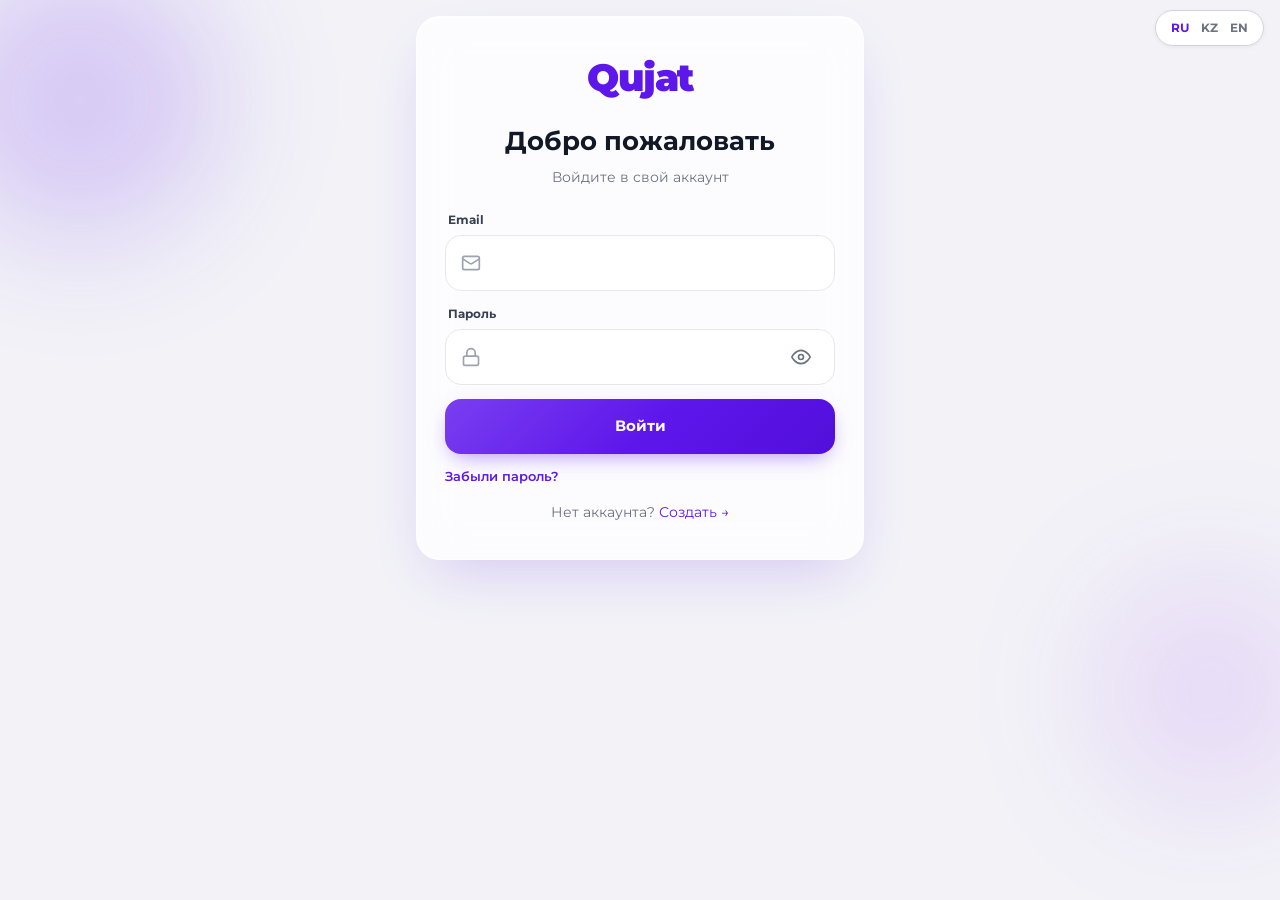
<file: index.html>
<!doctype html>
<html lang="ru">
<head>
<meta charset="utf-8">
<meta name="viewport" content="width=device-width, initial-scale=1, viewport-fit=cover">
<title>Qujat — вход</title>
<meta name="robots" content="noindex">
<meta http-equiv="refresh" content="0; url=/auth/">
<link rel="icon" href="/qujat-logo.png">
<style>
  html,body{height:100%;margin:0}
  body{display:flex;flex-direction:column;align-items:center;justify-content:center;gap:22px;
       background:#f7f8fb;font-family:-apple-system,BlinkMacSystemFont,"Segoe UI",Inter,Roboto,sans-serif;color:#5810E8}
  .wm{font-size:34px;font-weight:800;letter-spacing:-.03em}
  .sp{width:30px;height:30px;border:3px solid #e3d7fc;border-top-color:#5810E8;border-radius:50%;animation:s .8s linear infinite}
  @keyframes s{to{transform:rotate(360deg)}}
  a{color:#5810E8;font-weight:700;text-decoration:none;font-size:14px}
</style>
</head>
<body>
  <div class="wm">QUJAT</div>
  <div class="sp"></div>
  <a href="/auth/">Войти →</a>
  <script>
    // Аппқа бірден бағыттаймыз (query/hash сақталады — reset-токен, deep-link, kb=1 жұмыс істеуі үшін).
    location.replace('/auth/' + location.search + location.hash);
  </script>
</body>
</html>
</file>
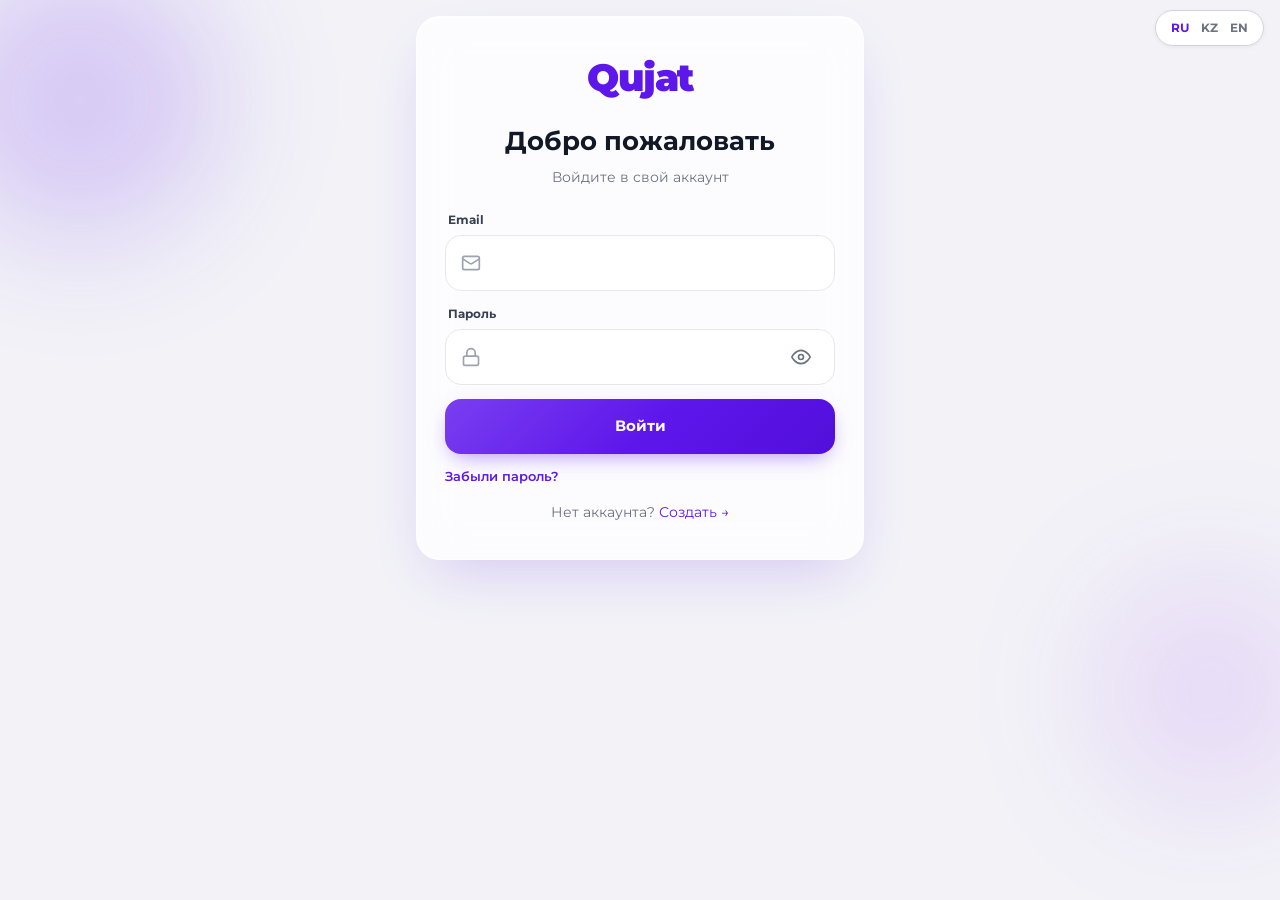
<file: auth/index.html>
<!DOCTYPE html>
<html lang="ru">
<head>
<meta charset="UTF-8">
<meta name="viewport" content="width=device-width, initial-scale=1, viewport-fit=cover, maximum-scale=1">
<title>Qujat — вход</title>
<link rel="preconnect" href="https://fonts.googleapis.com">
<link rel="preconnect" href="https://fonts.gstatic.com" crossorigin>
<link rel="stylesheet" href="../public-ios.css">
<script src="https://accounts.google.com/gsi/client" async defer></script>
<script src="https://appleid.cdn-apple.com/appleauth/static/jsapi/appleid/1/en_US/appleid.auth.js" async defer></script>
</head>
<body>
<div class="lang-fixed">
  <div style="position:relative">
    <button type="button" class="lang-pill" aria-label="Language"><span class="on">RU</span></button>
    <div class="lang-menu" role="menu"></div>
  </div>
</div>

<div class="ios-shell" id="shell">
  <div class="ios-inner">
    <div class="auth-glass fade-up" id="card">

      <!-- LOGIN -->
      <div id="view-login">
        <div class="auth-logo">Qujat</div>
        <h1 class="auth-h" id="login-h"></h1>
        <p class="auth-sub" id="login-sub"></p>
        <div class="field">
          <label for="l-email" id="lbl-email"></label>
          <div class="inp-wrap">
            <svg class="inp-icon" viewBox="0 0 24 24" fill="none" stroke="currentColor" stroke-width="2"><rect x="2" y="4" width="20" height="16" rx="2"/><path d="m22 7-8.97 5.7a1.94 1.94 0 0 1-2.06 0L2 7"/></svg>
            <input class="inp has-icon" type="email" id="l-email" inputmode="email" autocomplete="email">
          </div>
        </div>
        <div class="field">
          <label for="l-pass" id="lbl-pass"></label>
          <div class="inp-wrap">
            <svg class="inp-icon" viewBox="0 0 24 24" fill="none" stroke="currentColor" stroke-width="2"><rect x="3" y="11" width="18" height="11" rx="2"/><path d="M7 11V7a5 5 0 0 1 10 0v4"/></svg>
            <input class="inp has-icon" type="password" id="l-pass" autocomplete="current-password" style="padding-right:52px">
            <button type="button" class="inp-toggle" data-target="l-pass" aria-label="Show password">
              <svg width="20" height="20" viewBox="0 0 24 24" fill="none" stroke="currentColor" stroke-width="2"><path d="M1 12s4-8 11-8 11 8 11 8-4 8-11 8-11-8-11-8z"/><circle cx="12" cy="12" r="3"/></svg>
            </button>
          </div>
        </div>
        <button type="button" class="btn-primary" id="btn-login"></button>
        <button type="button" class="link-muted link-center" id="btn-forgot"></button>
        <div class="oauth-block" id="oauth-login">
          <div class="divider-or"><span id="or-login"></span></div>
          <button type="button" class="oauth-btn oauth-google hidden" id="btn-google-login">
            <svg viewBox="0 0 48 48" width="20" height="20"><path fill="#FFC107" d="M43.6 20.5H42V20H24v8h11.3C33.7 32.4 29.3 35 24 35c-6.6 0-12-5.4-12-12s5.4-12 12-12c3.1 0 5.9 1.2 8 3.1l5.7-5.7C34.5 5.1 29.5 3 24 3 12.4 3 3 12.4 3 24s9.4 21 21 21 21-9.4 21-21c0-1.2-.1-2.3-.4-3.5z"/><path fill="#FF3D00" d="M6.3 14.7l6.6 4.8C14.7 15.1 19 12 24 12c3.1 0 5.9 1.2 8 3.1l5.7-5.7C34.5 5.1 29.5 3 24 3 16 3 9.1 7.6 6.3 14.7z"/><path fill="#4CAF50" d="M24 45c5.2 0 9.9-2 13.5-5.2l-6.2-5.3C29.2 35.9 26.7 37 24 37c-5.3 0-9.7-2.6-11.3-7l-6.5 5C9.1 42 16 45 24 45z"/><path fill="#1976D2" d="M43.6 20.5H42V20H24v8h11.3c-.8 2.2-2.2 4.1-4 5.5l6.2 5.3C40.9 36.4 45 31 45 24c0-1.2-.1-2.3-.4-3.5z"/></svg>
            <span id="lbl-google-login"></span>
          </button>
          <button type="button" class="oauth-btn oauth-apple hidden" id="btn-apple-login">
            <svg viewBox="0 0 24 24" fill="currentColor"><path d="M17.05 20.28c-.98.95-2.05.8-3.08.35-1.09-.46-2.09-.48-3.24 0-1.44.62-2.2.44-3.06-.35C2.79 15.25 3.51 7.59 9.05 7.31c1.35.07 2.29.74 3.08.8 1.18-.24 2.31-.93 3.57-.84 1.51.12 2.65.72 3.4 1.8-3.12 1.87-2.38 5.98.48 7.13-.57 1.5-1.31 2.99-2.54 4.09zM12.03 7.25c-.15-2.23 1.66-4.07 3.74-4.25.29 2.58-2.34 4.5-3.74 4.25z"/></svg>
            <span id="lbl-apple-login"></span>
          </button>
        </div>
        <p class="auth-foot"><span id="no-acc"></span> <button type="button" class="link-inline" id="go-register"></button></p>
      </div>

      <!-- RESET -->
      <div id="view-reset" class="hidden">
        <div class="auth-logo">Qujat</div>
        <h1 class="auth-h" id="reset-h"></h1>
        <p class="auth-sub" id="reset-sub"></p>
        <div class="field">
          <label for="r-pass" id="lbl-rpass"></label>
          <input class="inp" type="password" id="r-pass" autocomplete="new-password">
        </div>
        <button type="button" class="btn-primary" id="btn-reset"></button>
      </div>

      <!-- REGISTER STEP 1 -->
      <div id="view-reg" class="hidden">
        <div class="auth-logo">Qujat</div>
        <h1 class="auth-h" id="reg-h"></h1>
        <p class="auth-sub" id="reg-sub"></p>
        <div class="field">
          <label for="r-email" id="lbl-remail"></label>
          <input class="inp" type="email" id="r-email" inputmode="email" autocomplete="email">
        </div>
        <label class="chk">
          <input type="checkbox" id="r-consent">
          <span id="consent-text"></span>
        </label>
        <button type="button" class="btn-primary" id="btn-reg-continue"></button>
        <div class="oauth-block" id="oauth-reg">
          <div class="divider-or"><span id="or-reg"></span></div>
          <button type="button" class="oauth-btn oauth-google hidden" id="btn-google-reg">
            <svg viewBox="0 0 48 48" width="20" height="20"><path fill="#FFC107" d="M43.6 20.5H42V20H24v8h11.3C33.7 32.4 29.3 35 24 35c-6.6 0-12-5.4-12-12s5.4-12 12-12c3.1 0 5.9 1.2 8 3.1l5.7-5.7C34.5 5.1 29.5 3 24 3 12.4 3 3 12.4 3 24s9.4 21 21 21 21-9.4 21-21c0-1.2-.1-2.3-.4-3.5z"/><path fill="#FF3D00" d="M6.3 14.7l6.6 4.8C14.7 15.1 19 12 24 12c3.1 0 5.9 1.2 8 3.1l5.7-5.7C34.5 5.1 29.5 3 24 3 16 3 9.1 7.6 6.3 14.7z"/><path fill="#4CAF50" d="M24 45c5.2 0 9.9-2 13.5-5.2l-6.2-5.3C29.2 35.9 26.7 37 24 37c-5.3 0-9.7-2.6-11.3-7l-6.5 5C9.1 42 16 45 24 45z"/><path fill="#1976D2" d="M43.6 20.5H42V20H24v8h11.3c-.8 2.2-2.2 4.1-4 5.5l6.2 5.3C40.9 36.4 45 31 45 24c0-1.2-.1-2.3-.4-3.5z"/></svg>
            <span id="lbl-google-reg"></span>
          </button>
          <button type="button" class="oauth-btn oauth-apple hidden" id="btn-apple-reg">
            <svg viewBox="0 0 24 24" fill="currentColor"><path d="M17.05 20.28c-.98.95-2.05.8-3.08.35-1.09-.46-2.09-.48-3.24 0-1.44.62-2.2.44-3.06-.35C2.79 15.25 3.51 7.59 9.05 7.31c1.35.07 2.29.74 3.08.8 1.18-.24 2.31-.93 3.57-.84 1.51.12 2.65.72 3.4 1.8-3.12 1.87-2.38 5.98.48 7.13-.57 1.5-1.31 2.99-2.54 4.09zM12.03 7.25c-.15-2.23 1.66-4.07 3.74-4.25.29 2.58-2.34 4.5-3.74 4.25z"/></svg>
            <span id="lbl-apple-reg"></span>
          </button>
        </div>
        <p class="auth-foot"><span id="has-acc"></span> <button type="button" class="link-inline" id="go-login"></button></p>
      </div>

      <!-- REGISTER STEP 2 -->
      <div id="view-code" class="hidden">
        <div class="auth-logo">Qujat</div>
        <h1 class="auth-h" id="code-h"></h1>
        <p class="auth-sub" id="code-sub"></p>
        <p class="email-badge" id="code-email"></p>
        <div class="field">
          <input class="inp inp-code" type="text" id="r-code" inputmode="numeric" maxlength="6" pattern="[0-9]*" autocomplete="one-time-code">
        </div>
        <button type="button" class="btn-primary" id="btn-code"></button>
        <button type="button" class="link-muted link-center" id="btn-resend"></button>
      </div>

      <!-- REGISTER STEP 3 -->
      <div id="view-profile" class="hidden">
        <div class="auth-logo">Qujat</div>
        <h1 class="auth-h" id="prof-h"></h1>
        <p class="email-badge" id="prof-email"></p>
        <div class="row2">
          <div class="field">
            <label for="r-fname" id="lbl-fname"></label>
            <input class="inp" type="text" id="r-fname" autocomplete="given-name">
          </div>
          <div class="field">
            <label for="r-lname" id="lbl-lname"></label>
            <input class="inp" type="text" id="r-lname" autocomplete="family-name">
          </div>
        </div>
        <div class="field">
          <label for="r-pass2" id="lbl-pass2"></label>
          <div class="inp-wrap">
            <input class="inp" type="password" id="r-pass2" autocomplete="new-password" style="padding-right:52px">
            <button type="button" class="inp-toggle" data-target="r-pass2" aria-label="Show password">
              <svg width="20" height="20" viewBox="0 0 24 24" fill="none" stroke="currentColor" stroke-width="2"><path d="M1 12s4-8 11-8 11 8 11 8-4 8-11 8-11-8-11-8z"/><circle cx="12" cy="12" r="3"/></svg>
            </button>
          </div>
        </div>
        <button type="button" class="btn-primary" id="btn-register"></button>
      </div>

    </div>
  </div>
</div>

<script src="../public-core.js"></script>
<script>
(function () {
  const Q = window.QujatPublic;
  const $ = (id) => document.getElementById(id);
  /* Google Identity Services отказывается работать внутри встроенного WebView
     (disallowed_useragent), поэтому в нативной оболочке — и на iOS, и на Android —
     кнопка Google была живой на вид и мёртвой на деле. Прячем её в обеих. */
  const NATIVE_APP = !!(window.Capacitor && window.Capacitor.getPlatform && window.Capacitor.getPlatform() !== 'web');
  let regEmail = '';
  let resetTok = new URLSearchParams(location.search).get('reset') || '';
  let GCID = null;
  let ACID = null;
  let gReady = false;
  let appleReady = false;

  const views = {
    login: $('view-login'), reset: $('view-reset'), reg: $('view-reg'),
    code: $('view-code'), profile: $('view-profile'),
  };

  function showView(name) {
    Object.keys(views).forEach((k) => views[k].classList.toggle('hidden', k !== name));
  }

  function render() {
    const s = Q.S();
    $('login-h').textContent = s.welcome;
    $('login-sub').textContent = s.welcomeSub;
    $('lbl-email').textContent = $('lbl-remail').textContent = s.email;
    $('lbl-pass').textContent = $('lbl-pass2').textContent = $('lbl-rpass').textContent = s.password;
    $('btn-login').textContent = s.signIn;
    $('btn-forgot').textContent = s.forgot;
    $('or-login').textContent = $('or-reg').textContent = s.or;
    $('no-acc').textContent = s.noAccount;
    $('go-register').textContent = s.create;
    $('reg-h').textContent = s.createAcc;
    $('reg-sub').textContent = s.createAccSub;
    $('btn-reg-continue').textContent = $('btn-code').textContent = s.continue;
    $('has-acc').textContent = s.hasAccount;
    $('go-login').textContent = s.loginLink;
    $('consent-text').innerHTML = `${s.consent} <a href="https://qujat.digital/offer.html" target="_blank" rel="noopener">${s.terms}</a> ${s.and} <a href="https://qujat.digital/privacy.html" target="_blank" rel="noopener">${s.privacy}</a>`;
    $('code-h').textContent = s.verifyTitle;
    $('code-sub').textContent = s.verifySub;
    $('btn-resend').textContent = s.resend;
    $('prof-h').textContent = s.finishTitle;
    $('lbl-fname').textContent = s.firstName;
    $('lbl-lname').textContent = s.lastName;
    $('btn-register').textContent = s.register;
    $('reset-h').textContent = s.resetTitle;
    $('reset-sub').textContent = s.resetSub;
    $('btn-reset').textContent = s.resetBtn;
    $('lbl-google-login').textContent = $('lbl-google-reg').textContent = s.oauthGoogle;
    $('lbl-apple-login').textContent = $('lbl-apple-reg').textContent = s.oauthApple;
  }

  window.onLangChange = () => { render(); initOAuth(); };

  document.querySelectorAll('.inp-toggle').forEach((btn) => {
    btn.onclick = () => {
      const inp = $(btn.dataset.target);
      inp.type = inp.type === 'password' ? 'text' : 'password';
    };
  });

  function goRegister() { history.replaceState(null, '', '?mode=register'); showView('reg'); }
  function goLogin() { history.replaceState(null, '', location.pathname); showView('login'); }

  $('go-register').onclick = goRegister;
  $('go-login').onclick = goLogin;

  async function afterAuth(token) {
    if (token) Q.setToken(token);
    location.replace('/app.html');
  }

  $('btn-login').onclick = async () => {
    const s = Q.S();
    const email = $('l-email').value.trim().toLowerCase();
    const pass = $('l-pass').value;
    if (!Q.reEmail.test(email)) return alert(s.e_email);
    if (!pass) return alert(s.e_pass);
    $('btn-login').disabled = true;
    try {
      const r = await Q.afetch(Q.API + '/auth/login', {
        method: 'POST', headers: { 'Content-Type': 'application/json' },
        body: JSON.stringify({ email, password: pass }),
      });
      if (r.status === 401) return alert(s.e_creds);
      if (!r.ok) return alert(s.errnet);
      const d = await r.json();
      await afterAuth(d.token);
    } catch (e) { alert(s.errnet); }
    finally { $('btn-login').disabled = false; }
  };

  $('btn-forgot').onclick = async () => {
    const s = Q.S();
    const email = prompt(s.forgotAsk, $('l-email').value || '') || '';
    if (!email || !Q.reEmail.test(email.trim().toLowerCase())) return;
    try {
      await Q.afetch(Q.API + '/auth/forgot', {
        method: 'POST', headers: { 'Content-Type': 'application/json' },
        body: JSON.stringify({ email: email.trim().toLowerCase() }),
      });
    } catch (e) {}
    alert(s.forgotSent);
  };

  $('btn-reg-continue').onclick = async () => {
    const s = Q.S();
    regEmail = $('r-email').value.trim().toLowerCase();
    if (!Q.reEmail.test(regEmail)) return alert(s.e_email);
    if (!$('r-consent').checked) return alert(s.e_consent);
    $('btn-reg-continue').disabled = true;
    try {
      const r = await Q.afetch(Q.API + '/auth/send-verification', {
        method: 'POST', headers: { 'Content-Type': 'application/json' },
        body: JSON.stringify({ email: regEmail }),
      });
      if (r.status === 409) return alert(s.e_taken);
      if (!r.ok) return alert(s.errnet);
      $('code-email').textContent = s.verifySub + ' ' + regEmail;
      $('r-code').value = '';
      showView('code');
    } catch (e) { alert(s.errnet); }
    finally { $('btn-reg-continue').disabled = false; }
  };

  $('btn-resend').onclick = () => $('btn-reg-continue').click();

  $('btn-code').onclick = async () => {
    const s = Q.S();
    const code = $('r-code').value.replace(/\D/g, '');
    if (code.length !== 6) return alert(s.e_code);
    $('btn-code').disabled = true;
    try {
      const r = await Q.afetch(Q.API + '/auth/verify-email-code', {
        method: 'POST', headers: { 'Content-Type': 'application/json' },
        body: JSON.stringify({ email: regEmail, code }),
      });
      if (!r.ok) return alert(s.e_code);
      $('prof-email').textContent = s.loginLabel + ': ' + regEmail;
      showView('profile');
    } catch (e) { alert(s.errnet); }
    finally { $('btn-code').disabled = false; }
  };

  $('btn-register').onclick = async () => {
    const s = Q.S();
    const fn = $('r-fname').value.trim();
    const ln = $('r-lname').value.trim();
    const pass = $('r-pass2').value;
    const name = (fn + ' ' + ln).trim();
    if (fn.length < 1 || ln.length < 1) return alert(s.e_name);
    if (pass.length < 6) return alert(s.e_pass);
    $('btn-register').disabled = true;
    try {
      const r = await Q.afetch(Q.API + '/auth/register-email', {
        method: 'POST', headers: { 'Content-Type': 'application/json' },
        body: JSON.stringify({ email: regEmail, password: pass, name }),
      });
      if (r.status === 409) return alert(s.e_taken);
      if (r.status === 403) return alert(s.e_code);
      if (!r.ok) return alert(s.errnet);
      const d = await r.json();
      await afterAuth(d.token);
    } catch (e) { alert(s.errnet); }
    finally { $('btn-register').disabled = false; }
  };

  $('btn-reset').onclick = async () => {
    const s = Q.S();
    const pass = $('r-pass').value;
    if (pass.length < 6) return alert(s.e_pass);
    $('btn-reset').disabled = true;
    try {
      const r = await Q.afetch(Q.API + '/auth/reset', {
        method: 'POST', headers: { 'Content-Type': 'application/json' },
        body: JSON.stringify({ token: resetTok, new_password: pass }),
      });
      if (!r.ok) return alert(s.resetBad);
      alert(s.resetOk);
      resetTok = '';
      history.replaceState(null, '', location.pathname);
      showView('login');
    } catch (e) { alert(s.errnet); }
    finally { $('btn-reset').disabled = false; }
  };

  document.querySelectorAll('.oauth-apple').forEach((b) => {
    b.onclick = () => doAppleSignIn();
  });
  $('btn-google-login').onclick = () => triggerGoogle();
  $('btn-google-reg').onclick = () => triggerGoogle();

  async function loadAuthConfig() {
    if (GCID !== null && ACID !== null) return;
    try {
      const r = await Q.afetch(Q.API + '/auth/config');
      const d = await r.json();
      GCID = d.googleClientId || '';
      ACID = d.appleClientId || '';
    } catch (e) {
      GCID = GCID ?? '';
      ACID = ACID ?? '';
    }
  }

  function initGoogleAuth() {
    if (!GCID || NATIVE_APP) return false;
    if (!window.google || !google.accounts || !google.accounts.id) return false;
    if (!gReady) {
      google.accounts.id.initialize({ client_id: GCID, callback: onGoogle, auto_select: false });
      gReady = true;
    }
    return true;
  }

  function setOauthBlockVisible(block, showGoogle, showApple) {
    if (!block) return;
    block.classList.toggle('hidden', !showGoogle && !showApple);
    const divider = block.querySelector('.divider-or');
    if (divider) divider.classList.toggle('hidden', !showGoogle && !showApple);
  }

  async function onGoogle(resp) {
    const s = Q.S();
    try {
      const r = await Q.afetch(Q.API + '/auth/google', {
        method: 'POST', headers: { 'Content-Type': 'application/json' },
        body: JSON.stringify({ credential: resp.credential }),
      });
      if (r.status === 400) {
        const e = await r.json().catch(() => ({}));
        if (e.error === 'google_not_configured') return alert(s.errGoogle);
      }
      if (!r.ok) return alert(s.errGoogle);
      const d = await r.json();
      await afterAuth(d.token);
    } catch (e) { alert(s.errGoogle); }
  }

  function triggerGoogle() {
    const s = Q.S();
    if (!GCID || NATIVE_APP) return alert(s.errGoogle);
    if (!initGoogleAuth()) return alert(s.errGoogle);
    google.accounts.id.prompt((notification) => {
      if (notification.isNotDisplayed()) {
        const reason = notification.getNotDisplayedReason?.() || '';
        if (reason === 'unregistered_origin') return alert(s.googleOrigin);
        return alert(s.errGoogle);
      }
      if (notification.isSkippedMoment()) {
        const reason = notification.getSkippedReason?.() || '';
        if (reason === 'unregistered_origin') return alert(s.googleOrigin);
      }
    });
  }

  function initAppleAuth() {
    if (!ACID || !window.AppleID || !AppleID.auth) return false;
    if (!appleReady) {
      AppleID.auth.init({
        clientId: ACID,
        scope: 'name email',
        redirectURI: window.location.origin + '/auth/',
        state: 'qujat-auth',
        usePopup: true,
      });
      appleReady = true;
    }
    return true;
  }

  async function doAppleSignIn() {
    const s = Q.S();
    if (!ACID) return alert(s.appleSoon);
    if (!initAppleAuth()) {
      let n = 0;
      await new Promise((resolve) => {
        const t = setInterval(() => {
          if (initAppleAuth() || ++n > 40) { clearInterval(t); resolve(); }
        }, 150);
      });
    }
    if (!appleReady) return alert(s.appleSoon);
    try {
      const res = await AppleID.auth.signIn();
      const id_token = res.authorization.id_token;
      let name = '';
      if (res.user && res.user.name) {
        name = ((res.user.name.firstName || '') + ' ' + (res.user.name.lastName || '')).trim();
      }
      const r = await Q.afetch(Q.API + '/auth/apple', {
        method: 'POST', headers: { 'Content-Type': 'application/json' },
        body: JSON.stringify({ id_token, name }),
      });
      if (r.status === 400) {
        const e = await r.json().catch(() => ({}));
        if (e.error === 'apple_not_configured') return alert(s.appleSoon);
      }
      if (r.status === 401) return alert(s.appleVerify);
      if (!r.ok) return alert(s.errnet);
      const d = await r.json();
      await afterAuth(d.token);
    } catch (e) {
      if (e && (e.error === 'popup_closed_by_user' || e.error === 'user_cancelled_authorize')) return;
      const raw = (e && (e.error || e.message)) ? String(e.error || e.message) : '';
      if (/invalid_request|invalid_client|redirect|client id/i.test(raw)) return alert(s.appleInvalid);
      alert(raw || s.errnet);
    }
  }

  async function initOAuth() {
    await loadAuthConfig();
    const showGoogle = !NATIVE_APP && !!GCID;
    const showApple = !!ACID;
    setOauthBlockVisible($('oauth-login'), showGoogle, showApple);
    setOauthBlockVisible($('oauth-reg'), showGoogle, showApple);
    $('btn-apple-login').classList.toggle('hidden', !showApple);
    $('btn-apple-reg').classList.toggle('hidden', !showApple);
    $('btn-google-login').classList.toggle('hidden', !showGoogle);
    $('btn-google-reg').classList.toggle('hidden', !showGoogle);

    if (showGoogle) {
      if (!initGoogleAuth()) {
        let n = 0;
        const t = setInterval(() => {
          if (initGoogleAuth() || ++n > 40) clearInterval(t);
        }, 150);
      }
    }
    if (showApple) initAppleAuth();
  }

  Q.mountLangPill(document.body);
  render();

  (async function boot() {
    const u = await Q.loadMe();
    if (u) return location.replace('/app.html');
    if (resetTok) showView('reset');
    else if (new URLSearchParams(location.search).get('mode') === 'register') showView('reg');
    else showView('login');
    initOAuth();
  })();
})();
</script>
</body>
</html>
</file>
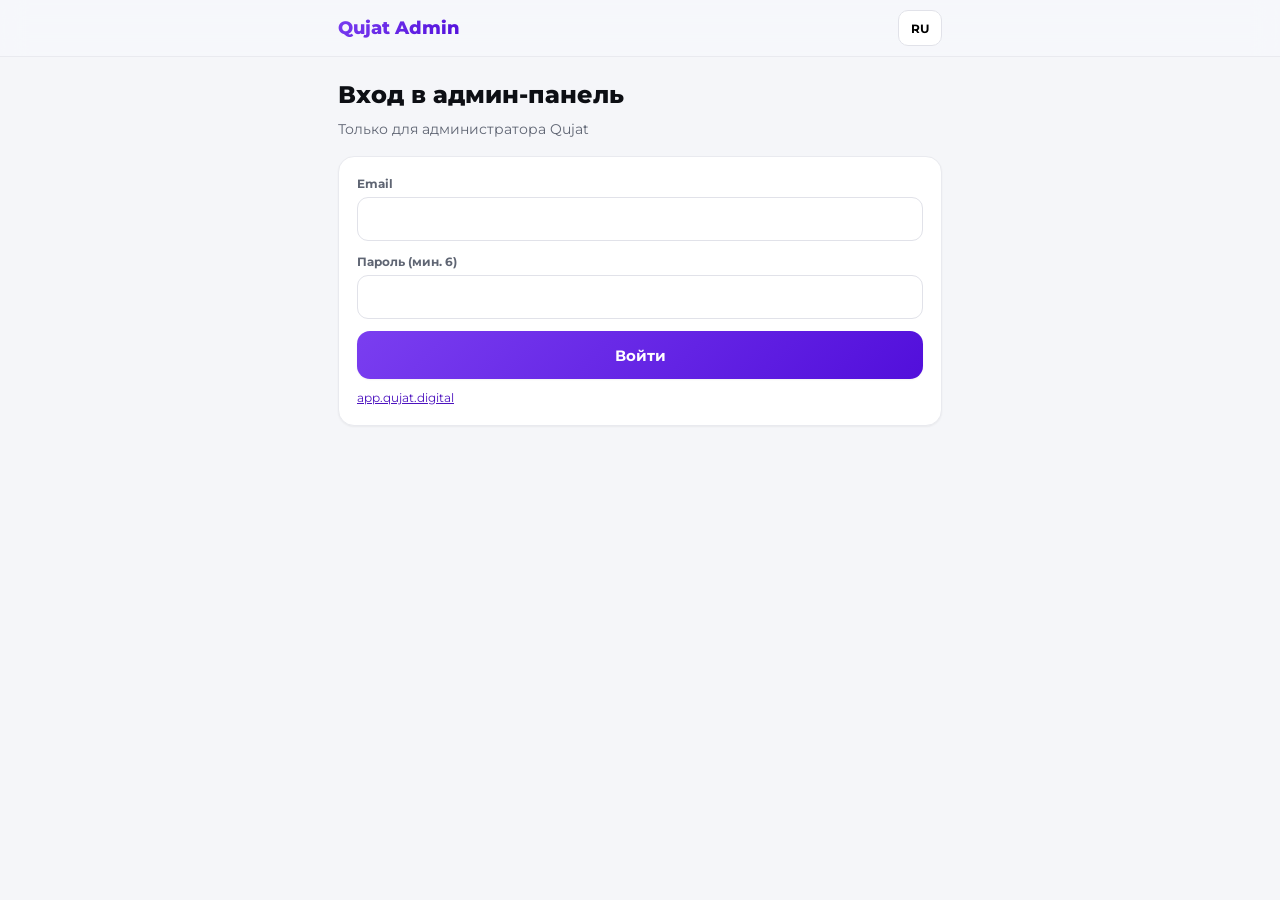
<file: admin.html>
<!DOCTYPE html>
<html lang="ru">
<head>
<meta charset="UTF-8">
<meta name="viewport" content="width=device-width, initial-scale=1, viewport-fit=cover">
<meta name="robots" content="noindex, nofollow">
<title>Qujat Admin</title>
<link rel="preconnect" href="https://fonts.googleapis.com"><link rel="preconnect" href="https://fonts.gstatic.com" crossorigin>
<link href="https://fonts.googleapis.com/css2?family=Montserrat:wght@400;500;600;700;800&display=swap" rel="stylesheet">
<style>
:root{
  --bg:#f5f6f9;--card:#fff;--text:#0d0f14;--muted:#5f6573;--line:#e9eaef;--line-2:#e1e2e9;
  --accent:#5e17eb;--accent-soft:#f0ebfd;--accent-strong:#4c12bf;--danger:#e5484d;--danger-soft:#fdecee;
  --ok:#0a9d6e;--sh-xs:0 1px 2px rgba(16,18,28,.05);--ring:0 0 0 4px rgba(94,23,235,.13);
}
*{box-sizing:border-box;margin:0;padding:0}
body{font-family:'Montserrat',system-ui,sans-serif;background:var(--bg);color:var(--text);line-height:1.5;padding-bottom:40px}
.wrap{max-width:640px;margin:0 auto;padding:0 18px}
header{position:sticky;top:0;z-index:10;background:rgba(247,248,251,.9);backdrop-filter:blur(12px);border-bottom:1px solid var(--line)}
header .wrap{display:flex;align-items:center;justify-content:space-between;height:56px}
.logo{font-size:18px;font-weight:800;background:linear-gradient(135deg,#7a3ef0,#520fdb);-webkit-background-clip:text;background-clip:text;color:transparent}
.ib{height:36px;padding:0 12px;border-radius:10px;background:var(--card);border:1px solid var(--line-2);font-family:inherit;font-weight:700;font-size:12px;cursor:pointer}
h2{font-size:24px;font-weight:800;margin:20px 0 6px}
.sub{color:var(--muted);font-size:14px;margin-bottom:16px}
.btn{display:block;width:100%;height:48px;border:none;border-radius:13px;background:linear-gradient(135deg,#7a3ef0,#520fdb);color:#fff;font-family:inherit;font-weight:700;font-size:15px;cursor:pointer;box-shadow:var(--sh-xs)}
.btn:disabled{opacity:.55;cursor:not-allowed}
.btn.ghost{background:var(--card);color:var(--text);border:1px solid var(--line-2)}
.btn-mini{height:36px;padding:0 12px;width:auto;font-size:12.5px;border-radius:10px;display:inline-block;line-height:36px;text-align:center}
.card{background:var(--card);border:1px solid var(--line);border-radius:16px;padding:18px;box-shadow:var(--sh-xs);margin-bottom:16px}
.field{margin-bottom:12px}
.field label{display:block;font-size:12px;font-weight:700;color:var(--muted);margin-bottom:4px}
.field input{width:100%;height:44px;border:1px solid var(--line-2);border-radius:11px;padding:0 12px;font-family:inherit;font-size:14px}
.field input:focus{outline:none;border-color:var(--accent);box-shadow:var(--ring)}
.hidden{display:none!important}
.adm-stats{display:grid;grid-template-columns:repeat(2,1fr);gap:10px;margin-bottom:12px}
@media(min-width:560px){.adm-stats{grid-template-columns:repeat(3,1fr)}}
.adm-stat{background:var(--card);border:1px solid var(--line);border-radius:14px;padding:12px;text-align:center}
.adm-stat b{display:block;font-size:20px;font-weight:800}
.adm-stat span{font-size:11px;color:var(--muted);font-weight:600}
.adm-stat small{display:block;font-size:10px;color:var(--ok);font-weight:700;margin-top:2px}
.adm-search{width:100%;height:44px;border:1px solid var(--line-2);border-radius:12px;padding:0 14px;font-family:inherit;font-size:14px;background:var(--card);margin-bottom:12px}
.adm-user{background:var(--card);border:1px solid var(--line);border-radius:14px;padding:12px 14px;margin-bottom:10px}
.adm-user-top{display:flex;justify-content:space-between;gap:8px;margin-bottom:6px}
.adm-user-email{font-weight:700;font-size:14px;word-break:break-all}
.adm-badge{font-size:10px;font-weight:800;padding:3px 8px;border-radius:999px;text-transform:uppercase}
.adm-badge.pro{background:var(--accent-soft);color:var(--accent-strong)}
.adm-badge.free{background:#f1f2f5;color:var(--muted)}
.adm-badge.admin{background:#fef3c7;color:#b45309}
.adm-user-meta{font-size:12px;color:var(--muted);margin-bottom:8px}
.adm-user-actions{display:flex;flex-wrap:wrap;gap:8px;align-items:center}
.adm-user-actions select{flex:1;min-width:90px;height:36px;border:1px solid var(--line);border-radius:10px;font-family:inherit;font-size:13px;padding:0 8px}
.adm-del{background:var(--danger-soft)!important;color:var(--danger)!important;border:1px solid #f3c0c0!important}
.adm-you{font-size:11px;color:var(--accent);font-weight:700}
.adm-section{margin-bottom:18px}
.adm-section h3{font-size:15px;font-weight:800;margin-bottom:10px;color:#3d4453}
.adm-form .field{margin-bottom:10px}
.err{color:var(--danger);font-weight:700;font-size:13px;margin-top:8px}
.note{font-size:12px;color:var(--muted);margin-top:10px}
.note a{color:var(--accent-strong)}
</style>
</head>
<body>
<header><div class="wrap">
  <div class="logo">Qujat Admin</div>
  <div style="display:flex;gap:8px">
    <button class="ib" id="langbtn" onclick="toggleLang()">RU</button>
    <button class="ib hidden" id="logoutbtn" onclick="doLogout()"></button>
  </div>
</div></header>

<div class="wrap">
  <div id="login-screen">
    <h2 id="login-h"></h2>
    <p class="sub" id="login-sub"></p>
    <div class="card">
      <div class="field"><label id="l-email"></label><input type="email" id="email" inputmode="email" autocomplete="username"></div>
      <div class="field"><label id="l-pass"></label><input type="password" id="pass" autocomplete="current-password"></div>
      <button class="btn" id="loginbtn" onclick="doLogin()"></button>
      <p class="err hidden" id="login-err"></p>
      <p class="note"><a href="https://app.qujat.digital">app.qujat.digital</a></p>
    </div>
  </div>

  <div id="panel" class="hidden">
    <h2 id="adm-title"></h2><p class="sub" id="adm-sub"></p>
    <p class="sub" id="adm-you" style="margin-top:-8px"></p>

    <div class="adm-section">
      <h3 id="adm-sec-add"></h3>
      <div class="card adm-form">
        <div class="field"><label id="adm-l-name"></label><input type="text" id="adm-name"></div>
        <div class="field"><label id="adm-l-email"></label><input type="email" id="adm-email" inputmode="email"></div>
        <div class="field"><label id="adm-l-pass"></label><input type="password" id="adm-pass"></div>
        <button class="btn" id="adm-create-btn" onclick="adminCreateUser()"></button>
      </div>
    </div>

    <div class="adm-section">
      <div style="display:flex;justify-content:space-between;align-items:center;margin-bottom:10px">
        <h3 id="adm-sec-users" style="margin:0"></h3>
        <button class="ib" id="adm-refresh" onclick="loadAdminPanel()"></button>
      </div>
      <input type="search" class="adm-search" id="adm-search" autocomplete="off">
      <div id="admin-users"></div>
    </div>

    <details class="adm-section">
      <summary id="adm-sec-stats" style="font-weight:800;cursor:pointer;margin-bottom:10px"></summary>
      <h3 id="adm-sec-web" style="margin-top:12px"></h3>
      <div class="adm-stats" id="adm-stats-web"></div>
      <h3 id="adm-sec-tg" style="margin-top:12px"></h3>
      <div class="adm-stats" id="adm-stats-tg"></div>
    </details>
  </div>
</div>

<script>
const API='https://app.qalqan.digital/qujat-api';
const $=id=>document.getElementById(id);
const reEmail=/^[^@\s]+@[^@\s]+\.[^@\s]+$/;
let authToken=localStorage.getItem('qujat_admin_token')||'';
let meUser=null;
let lang=localStorage.getItem('qujat_admin_lang')||'ru';
function setToken(t){authToken=t||'';if(t)localStorage.setItem('qujat_admin_token',t);else localStorage.removeItem('qujat_admin_token');}
function afetch(url,opts){opts=opts||{};if(!('credentials'in opts))opts.credentials='include';const h=Object.assign({},opts.headers||{});if(authToken)h.Authorization='Bearer '+authToken;opts.headers=h;return fetch(url,opts);}

const STR={
  ru:{loginH:'Вход в админ-панель',loginSub:'Только для администратора Qujat',loginBtn:'Войти',logout:'Выйти',
    noAdmin:'Доступ запрещён. Этот сайт только для администратора.',
    admTitle:'Управление Qujat',admSub:'Кто зарегистрировался — создавайте и удаляйте аккаунты',
    admYou:'Вы вошли как',admSecAdd:'Создать пользователя',admSecUsers:'Кто зарегистрировался',
    admSecStats:'Статистика',admSecWeb:'Веб',admSecTg:'Telegram',
    accname:'Имя',accemail:'Email',accpass:'Пароль (мин. 6)',admCreateBtn:'Создать аккаунт',
    admCreated:'Пользователь создан ✓',admDelete:'Удалить',admDelConfirm:'Удалить {email} и все данные?',
    admDeleted:'Удалён ✓',admSelf:'это вы',admRegistered:'Зарегистрировался',admRefresh:'Обновить',
    admSearch:'Поиск email или имени…',admGrant:'+30 дн Pro',admGranted:'Pro выдан ✓',
    admNoUsers:'Пользователей нет',admDocsUsed:'Док. в месяце',admUntil:'Pro до',
    admWebUsers:'Пользователи',admWebPrem:'Pro',admWebDocs:'Документы',admWebLinks:'Telegram',
    admKaspi:'Kaspi чеки',admNewToday:'+ сегодня',admTgUsers:'Пользователи',admTgPrem:'Premium',
    admTgDocs:'Документы',admShop:'Магазин',
    e_email:'Введите корректный email',e_pass:'Пароль минимум 6 символов',e_name:'Имя минимум 2 символа',
    e_taken:'Этот email уже занят',e_creds:'Неверный email или пароль',errnet:'Ошибка сети'},
  kz:{loginH:'Админ-панельге кіру',loginSub:'Тек Qujat әкімшісі үшін',loginBtn:'Кіру',logout:'Шығу',
    noAdmin:'Рұқсат жоқ. Бұл сайт тек әкімшіге арналған.',
    admTitle:'Qujat басқару',admSub:'Кім тіркелген — аккаунт жасаңыз не жойыңыз',
    admYou:'Сіз кірдіңіз:',admSecAdd:'Пайдаланушы жасау',admSecUsers:'Кім тіркелген',
    admSecStats:'Статистика',admSecWeb:'Веб',admSecTg:'Telegram',
    accname:'Аты',accemail:'Email',accpass:'Пароль (мин. 6)',admCreateBtn:'Аккаунт жасау',
    admCreated:'Пайдаланушы жасалды ✓',admDelete:'Жою',admDelConfirm:'{email} және барлық деректі жою керек пе?',
    admDeleted:'Жойылды ✓',admSelf:'сіз',admRegistered:'Тіркелген',admRefresh:'Жаңарту',
    admSearch:'Email немесе атын іздеу…',admGrant:'+30 күн Pro',admGranted:'Pro берілді ✓',
    admNoUsers:'Пайдаланушы жоқ',admDocsUsed:'Айдағы құжат',admUntil:'Pro дейін',
    admWebUsers:'Пайдаланушылар',admWebPrem:'Pro',admWebDocs:'Құжаттар',admWebLinks:'Telegram',
    admKaspi:'Kaspi чектер',admNewToday:'+ бүгін',admTgUsers:'Пайдаланушылар',admTgPrem:'Premium',
    admTgDocs:'Құжаттар',admShop:'Дүкен',
    e_email:'Дұрыс email жазыңыз',e_pass:'Пароль кемінде 6 таңба',e_name:'Аты кемінде 2 таңба',
    e_taken:'Бұл email бос емес',e_creds:'Қате email немесе пароль',errnet:'Желі қатесі'}
};
const S=()=>STR[lang];
function toggleLang(){lang=lang==='ru'?'kz':'ru';localStorage.setItem('qujat_admin_lang',lang);renderLabels();}

function renderLabels(){
  const s=S();
  $('langbtn').textContent=lang==='ru'?'RU':'KZ';
  $('login-h').textContent=s.loginH;$('login-sub').textContent=s.loginSub;
  $('l-email').textContent=s.accemail;$('l-pass').textContent=s.accpass;
  $('loginbtn').textContent=s.loginBtn;$('logoutbtn').textContent=s.logout;
  $('adm-title').textContent=s.admTitle;$('adm-sub').textContent=s.admSub;
  $('adm-sec-add').textContent=s.admSecAdd;$('adm-sec-users').textContent=s.admSecUsers;
  $('adm-sec-stats').textContent=s.admSecStats;$('adm-sec-web').textContent=s.admSecWeb;
  $('adm-sec-tg').textContent=s.admSecTg;$('adm-refresh').textContent=s.admRefresh;
  $('adm-l-name').textContent=s.accname;$('adm-l-email').textContent=s.accemail;
  $('adm-l-pass').textContent=s.accpass;$('adm-create-btn').textContent=s.admCreateBtn;
  const si=$('adm-search');if(si)si.placeholder=s.admSearch;
  if(meUser)$('adm-you').textContent=s.admYou+' '+meUser.email;
}

function showLogin(msg){
  $('login-screen').classList.remove('hidden');
  $('panel').classList.add('hidden');
  $('logoutbtn').classList.add('hidden');
  const e=$('login-err');if(msg){e.textContent=msg;e.classList.remove('hidden');}else e.classList.add('hidden');
}
function showPanel(){
  $('login-screen').classList.add('hidden');
  $('panel').classList.remove('hidden');
  $('logoutbtn').classList.remove('hidden');
  renderLabels();loadAdminPanel();
}

async function loadMe(){
  try{
    const r=await afetch(API+'/auth/me');
    meUser=(await r.json()).user;
    if(meUser&&meUser.role==='admin'){showPanel();return;}
    setToken('');meUser=null;showLogin(meUser?S().noAdmin:'');
  }catch(e){setToken('');showLogin('');}
}

async function doLogin(){
  const s=S(),email=$('email').value.trim().toLowerCase(),pass=$('pass').value;
  if(!reEmail.test(email))return showLogin(s.e_email);
  if(!pass)return showLogin(s.e_pass);
  const b=$('loginbtn');b.disabled=true;
  try{
    const r=await afetch(API+'/auth/login',{method:'POST',headers:{'Content-Type':'application/json'},body:JSON.stringify({email,password:pass})});
    if(r.status===401){showLogin(s.e_creds);return;}
    if(!r.ok){showLogin(s.errnet);return;}
    const d=await r.json();if(d.token)setToken(d.token);
    await loadMe();
    if(!meUser||meUser.role!=='admin')showLogin(S().noAdmin);
  }catch(e){showLogin(s.errnet);}finally{b.disabled=false;}
}

function doLogout(){setToken('');meUser=null;$('pass').value='';showLogin('');}

function admStat(val,label,today){
  const s=S();return '<div class="adm-stat"><b>'+val+'</b><span>'+label+'</span>'+(today?'<small>'+s.admNewToday+' '+today+'</small>':'')+'</div>';
}
async function loadAdminStats(){
  const sw=$('adm-stats-web'),st=$('adm-stats-tg');
  try{
    const d=await (await afetch(API+'/api/admin/stats')).json();
    const s=S();
    sw.innerHTML=admStat(d.web_users||0,s.admWebUsers,d.web_users_today)+admStat(d.web_premium||0,s.admWebPrem)+admStat(d.web_docs||0,s.admWebDocs,d.web_docs_today)+admStat(d.web_links||0,s.admWebLinks)+admStat(d.kaspi_receipts||0,s.admKaspi);
    st.innerHTML=admStat(d.users||0,s.admTgUsers)+admStat(d.premium||0,s.admTgPrem)+admStat(d.docs||0,s.admTgDocs,d.docs_today)+admStat(d.shop_sales||0,s.admShop);
  }catch(e){sw.innerHTML='';st.innerHTML='';}
}
function isPremUntil(u){if(!u)return false;return new Date(u+'T23:59:59')>=new Date();}

async function loadAdminUsers(q){
  const box=$('admin-users'),s=S();
  try{
    const url=API+'/api/admin/users'+(q?'?q='+encodeURIComponent(q):'');
    const us=(await (await afetch(url)).json()).users||[];
    if(!us.length){box.innerHTML='<p class="sub">'+s.admNoUsers+'</p>';return;}
    box.innerHTML=us.map(u=>{
      const isSelf=meUser&&meUser.id===u.id;
      const prem=isPremUntil(u.premium_until);
      const badge=prem?'<span class="adm-badge pro">Pro</span>':(u.role==='admin'?'<span class="adm-badge admin">admin</span>':'<span class="adm-badge free">free</span>');
      const meta=[u.name||'—',s.admRegistered+': '+(u.created||'—').slice(0,16),s.admDocsUsed+': '+(u.docs_used||0),prem?(s.admUntil+' '+u.premium_until):'',u.telegram_id?'Telegram ✓':''].filter(Boolean).join(' · ');
      const delBtn=isSelf?' <span class="adm-you">('+s.admSelf+')</span>':'<button class="btn btn-mini adm-del" onclick="adminDeleteUser('+u.id+',\''+u.email.replace(/'/g,"\\'")+'\')">'+s.admDelete+'</button>';
      return '<div class="adm-user"><div class="adm-user-top"><span class="adm-user-email">'+u.email+'</span>'+badge+'</div><div class="adm-user-meta">'+meta+'</div><div class="adm-user-actions"><select onchange="setUserRole('+u.id+',this.value)">'+['client','manager','admin'].map(rr=>'<option value="'+rr+'"'+(u.role===rr?' selected':'')+'>'+rr+'</option>').join('')+'</select><button class="btn btn-mini" onclick="grantPremium('+u.id+',this)">'+s.admGrant+'</button>'+delBtn+'</div></div>';
    }).join('');
  }catch(e){box.innerHTML='';}
}

async function adminCreateUser(){
  const s=S(),name=$('adm-name').value.trim(),email=$('adm-email').value.trim().toLowerCase(),pass=$('adm-pass').value;
  if(name.length<2)return alert(s.e_name);if(!reEmail.test(email))return alert(s.e_email);if(pass.length<6)return alert(s.e_pass);
  const btn=$('adm-create-btn');btn.disabled=true;
  try{
    const r=await afetch(API+'/api/admin/create-user',{method:'POST',headers:{'Content-Type':'application/json'},body:JSON.stringify({name,email,password:pass})});
    if(r.status===409){alert(s.e_taken);return;}if(!r.ok){alert(s.errnet);return;}
    $('adm-name').value='';$('adm-email').value='';$('adm-pass').value='';
    alert(s.admCreated);loadAdminPanel();
  }catch(e){alert(s.errnet);}finally{btn.disabled=false;}
}

async function adminDeleteUser(id,email){
  const s=S();if(!confirm(s.admDelConfirm.replace('{email}',email)))return;
  try{
    const r=await afetch(API+'/api/admin/delete-user',{method:'POST',headers:{'Content-Type':'application/json'},body:JSON.stringify({id})});
    if(!r.ok){alert(s.errnet);return;}alert(s.admDeleted);loadAdminPanel();
  }catch(e){alert(s.errnet);}
}

async function grantPremium(id,btn){
  const s=S();if(btn)btn.disabled=true;
  try{
    const r=await afetch(API+'/api/admin/grant-premium',{method:'POST',headers:{'Content-Type':'application/json'},body:JSON.stringify({id,days:30})});
    if(!r.ok){alert(s.errnet);return;}alert(s.admGranted);loadAdminPanel();
  }catch(e){alert(s.errnet);}finally{if(btn)btn.disabled=false;}
}

async function setUserRole(id,role){
  try{await afetch(API+'/api/admin/set-role',{method:'POST',headers:{'Content-Type':'application/json'},body:JSON.stringify({id,role})});}catch(e){}
}

function loadAdminPanel(){renderLabels();loadAdminStats();loadAdminUsers(($('adm-search')||{}).value||'');}

$('adm-search').addEventListener('input',function(){clearTimeout(window._admT);window._admT=setTimeout(()=>loadAdminUsers(this.value.trim()),300);});
$('pass').addEventListener('keydown',e=>{if(e.key==='Enter')doLogin();});

renderLabels();
if(authToken)loadMe();else showLogin('');
</script>
</body>
</html>
</file>
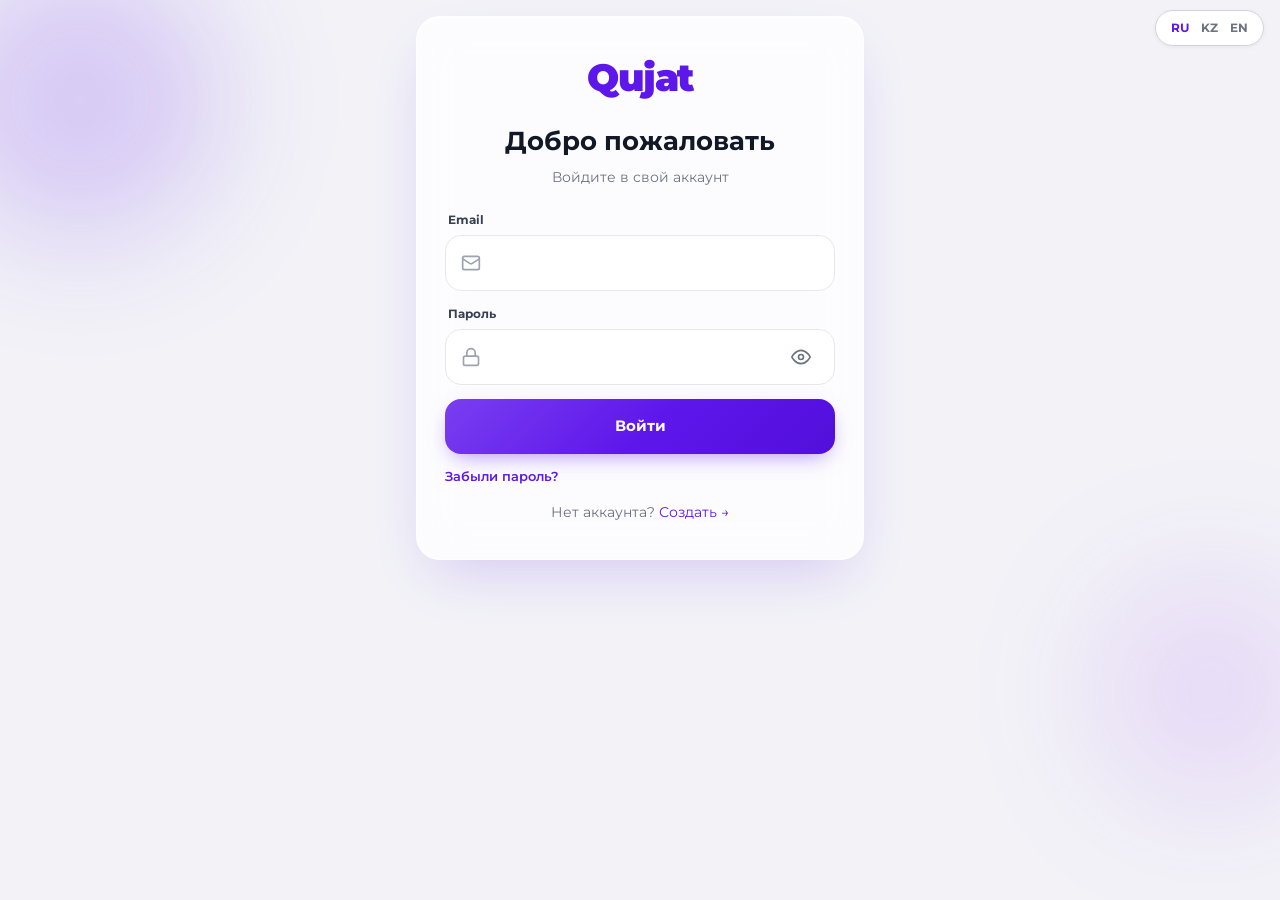
<file: auth.html>
<!DOCTYPE html>
<html lang="ru">
<head>
<meta charset="UTF-8">
<meta http-equiv="refresh" content="0;url=/auth/">
<script>location.replace('/auth/'+location.search+location.hash);</script>
<title>Qujat — вход</title>
</head>
<body></body>
</html>
</file>
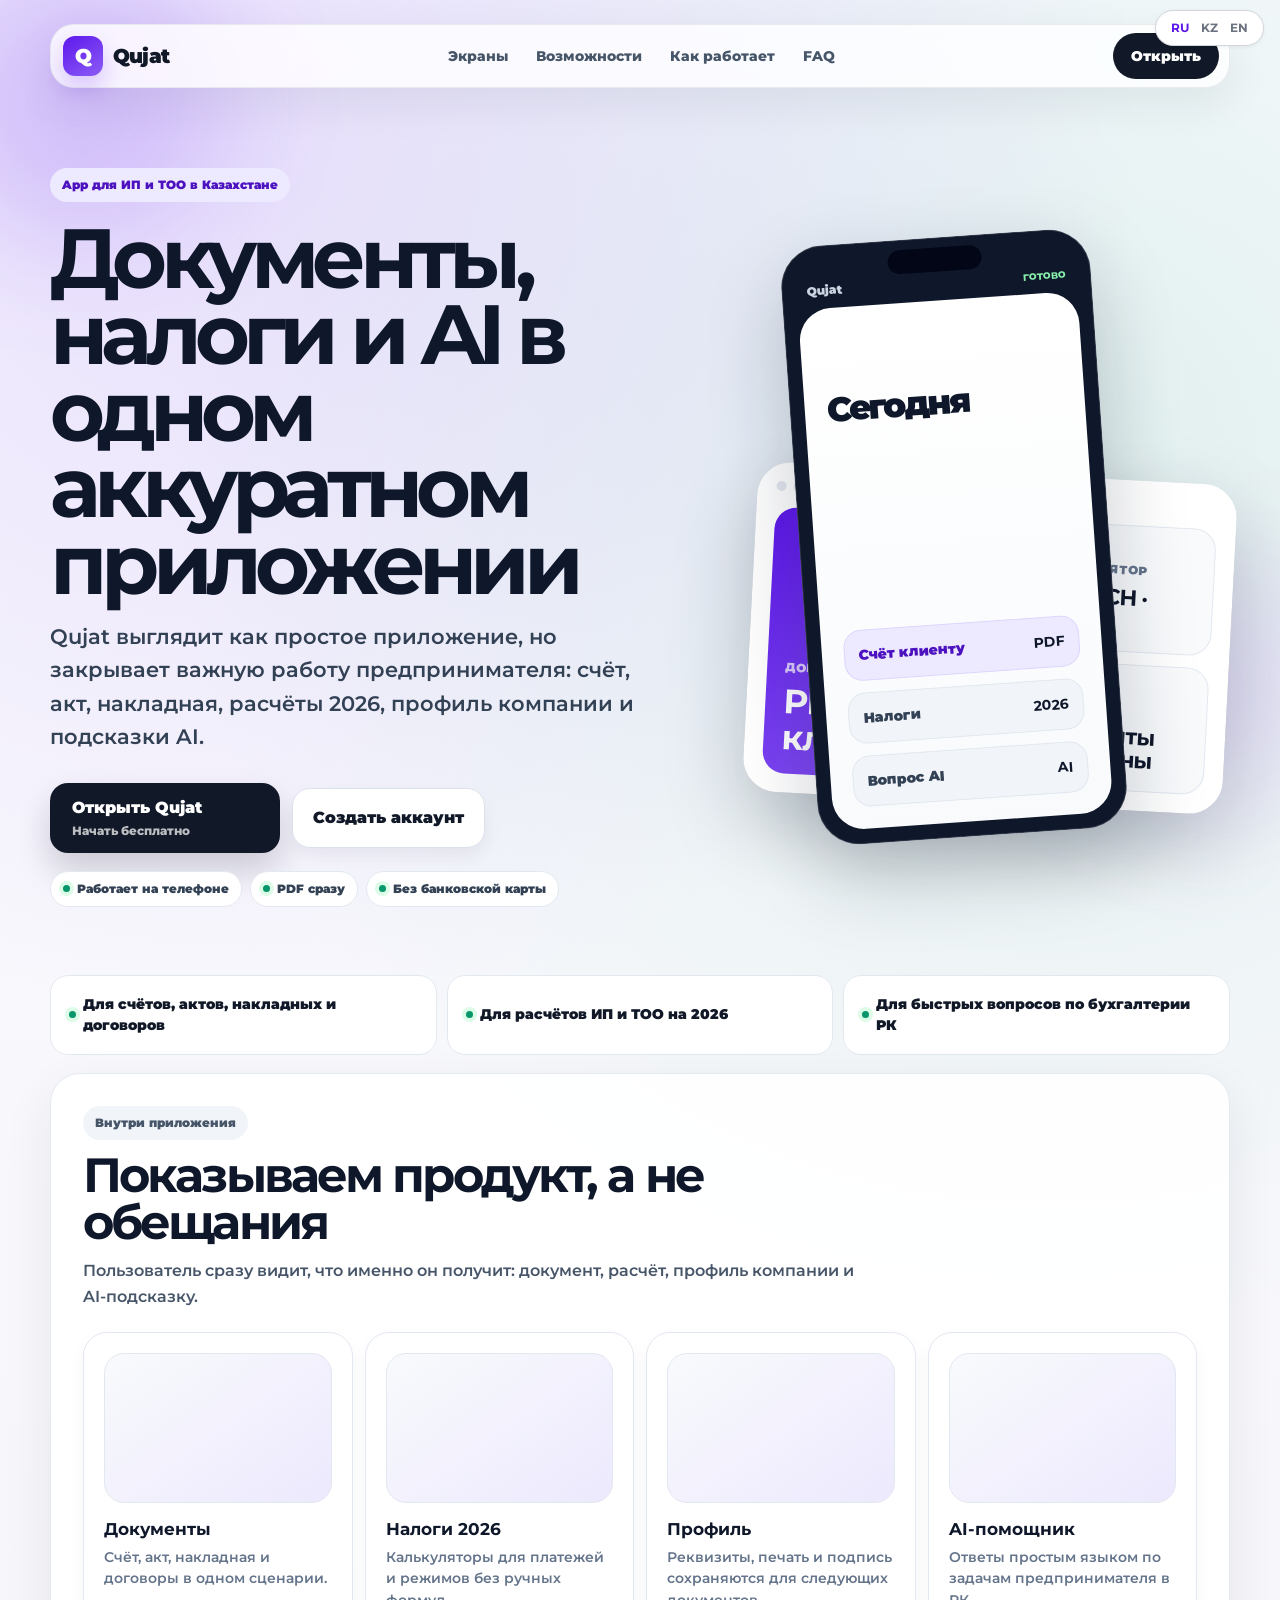
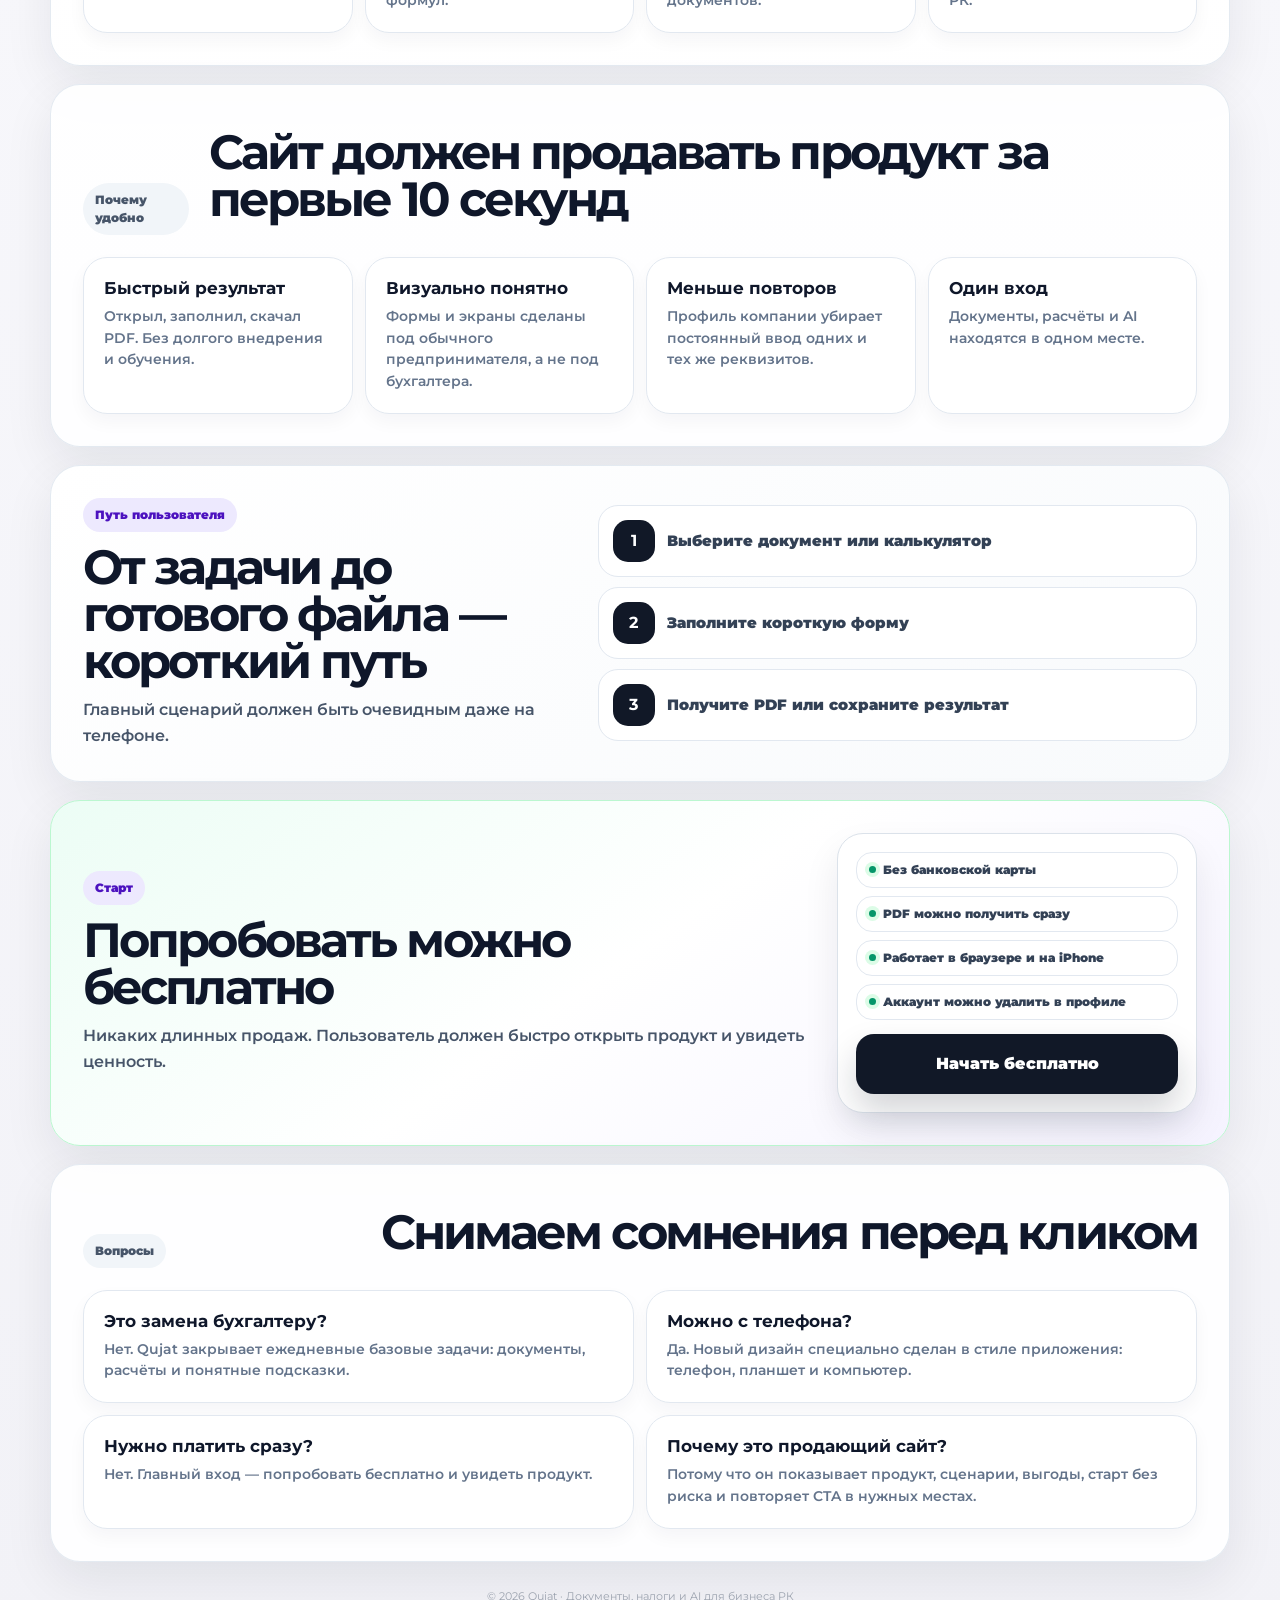
<file: landing.html>
<!DOCTYPE html>
<html lang="ru">
<head>
<meta charset="UTF-8">
<meta name="viewport" content="width=device-width, initial-scale=1, viewport-fit=cover">
<title>Qujat — документы, налоги и AI для бизнеса в Казахстане</title>
<meta name="description" content="Qujat помогает ИП и ТОО в Казахстане создавать документы, считать налоги 2026 и получать AI-подсказки с телефона, планшета или компьютера.">
<link rel="preconnect" href="https://fonts.googleapis.com">
<link rel="preconnect" href="https://fonts.gstatic.com" crossorigin>
<link rel="stylesheet" href="public-ios.css">
</head>
<body>
<div class="lang-fixed">
  <div style="position:relative">
    <button type="button" class="lang-pill" aria-label="Language"><span class="on">RU</span></button>
    <div class="lang-menu" role="menu"></div>
  </div>
</div>

<div class="ios-shell store-shell">
  <div class="store-inner">
    <header class="store-nav fade-up" aria-label="Qujat navigation">
      <a class="store-brand" href="/" aria-label="Qujat homepage">
        <span class="store-icon">Q</span>
        <span>Qujat</span>
      </a>
      <nav class="store-links" aria-label="Main sections">
        <a href="#screens" id="nav-screens"></a>
        <a href="#features" id="nav-features"></a>
        <a href="#workflow" id="nav-workflow"></a>
        <a href="#faq" id="nav-faq"></a>
      </nav>
      <button type="button" class="store-nav-cta" id="btn-top-cta"></button>
    </header>

    <main>
      <section class="store-hero fade-up" aria-labelledby="hero-title">
        <div class="store-hero-copy">
          <div class="store-eyebrow" id="hero-kicker"></div>
          <h1 id="hero-title"></h1>
          <p id="hero-sub"></p>
          <div class="store-actions">
            <button type="button" class="store-primary" id="btn-cta">
              <span id="cta-title"></span>
              <small id="cta-sub"></small>
            </button>
            <button type="button" class="store-secondary" id="btn-signup"></button>
          </div>
          <div class="store-badges" id="trust-row"></div>
        </div>

        <div class="device-stage" aria-label="Qujat app preview">
          <div class="device-card device-phone">
            <div class="device-status"><span>Qujat</span><strong id="phone-status"></strong></div>
            <div class="app-screen app-home">
              <div class="screen-title" id="phone-title"></div>
              <div class="screen-row strong"><span id="phone-doc"></span><b>PDF</b></div>
              <div class="screen-row"><span id="phone-tax"></span><b>2026</b></div>
              <div class="screen-row"><span id="phone-ai"></span><b>AI</b></div>
            </div>
          </div>
          <div class="device-card device-tablet">
            <div class="tablet-bar"><span></span><span></span><span></span></div>
            <div class="tablet-grid">
              <div class="tablet-panel primary">
                <small id="tablet-primary-label"></small>
                <strong id="tablet-primary-title"></strong>
              </div>
              <div class="tablet-panel"><small id="tablet-tax-label"></small><strong id="tablet-tax-title"></strong></div>
              <div class="tablet-panel"><small id="tablet-profile-label"></small><strong id="tablet-profile-title"></strong></div>
            </div>
          </div>
        </div>
      </section>

      <section class="store-proof fade-up fade-up-d1" id="proof-strip"></section>

      <section class="store-section fade-up fade-up-d2" id="screens">
        <div class="store-section-head">
          <span id="screens-kicker"></span>
          <h2 id="screens-title"></h2>
          <p id="screens-sub"></p>
        </div>
        <div class="screen-showcase" id="screen-showcase"></div>
      </section>

      <section class="store-section fade-up fade-up-d2" id="features">
        <div class="store-section-head compact">
          <span id="features-kicker"></span>
          <h2 id="features-title"></h2>
        </div>
        <div class="store-feature-grid" id="feature-grid"></div>
      </section>

      <section class="store-split fade-up fade-up-d3" id="workflow">
        <div>
          <span class="store-eyebrow" id="workflow-kicker"></span>
          <h2 id="workflow-title"></h2>
          <p id="workflow-sub"></p>
        </div>
        <div class="store-steps" id="steps"></div>
      </section>

      <section class="store-cta-band fade-up fade-up-d3">
        <div>
          <span class="store-eyebrow" id="price-kicker"></span>
          <h2 id="price-title"></h2>
          <p id="price-sub"></p>
        </div>
        <div class="store-price-card">
          <div id="price-list"></div>
          <button type="button" class="store-primary wide" id="btn-price-cta"></button>
        </div>
      </section>

      <section class="store-section fade-up fade-up-d3" id="faq">
        <div class="store-section-head compact">
          <span id="faq-kicker"></span>
          <h2 id="faq-title"></h2>
        </div>
        <div class="store-faq" id="faq-grid"></div>
      </section>
    </main>

    <footer class="ios-footer fade-up fade-up-d3" id="footer"></footer>
  </div>
</div>

<script src="public-core.js"></script>
<script>
(function () {
  const Q = window.QujatPublic;
  const COPY = {
    ru: {
      navScreens: 'Экраны',
      navFeatures: 'Возможности',
      navWorkflow: 'Как работает',
      navFaq: 'FAQ',
      navCta: 'Открыть',
      kicker: 'App для ИП и ТОО в Казахстане',
      title: 'Документы, налоги и AI в одном аккуратном приложении',
      sub: 'Qujat выглядит как простое приложение, но закрывает важную работу предпринимателя: счёт, акт, накладная, расчёты 2026, профиль компании и подсказки AI.',
      cta: 'Открыть Qujat',
      ctaSub: 'Начать бесплатно',
      signup: 'Создать аккаунт',
      trusts: ['Работает на телефоне', 'PDF сразу', 'Без банковской карты'],
      phoneStatus: 'готово',
      phoneTitle: 'Сегодня',
      phoneDoc: 'Счёт клиенту',
      phoneTax: 'Налоги',
      phoneAi: 'Вопрос AI',
      tabletPrimaryLabel: 'Документ',
      tabletPrimaryTitle: 'PDF для клиента',
      tabletTaxLabel: 'Калькулятор',
      tabletTaxTitle: 'ИПН · СН · ОСМС',
      tabletProfileLabel: 'Профиль',
      tabletProfileTitle: 'Реквизиты сохранены',
      proof: ['Для счётов, актов, накладных и договоров', 'Для расчётов ИП и ТОО на 2026', 'Для быстрых вопросов по бухгалтерии РК'],
      screensKicker: 'Внутри приложения',
      screensTitle: 'Показываем продукт, а не обещания',
      screensSub: 'Пользователь сразу видит, что именно он получит: документ, расчёт, профиль компании и AI-подсказку.',
      screens: [
        ['Документы', 'Счёт, акт, накладная и договоры в одном сценарии.'],
        ['Налоги 2026', 'Калькуляторы для платежей и режимов без ручных формул.'],
        ['Профиль', 'Реквизиты, печать и подпись сохраняются для следующих документов.'],
        ['AI-помощник', 'Ответы простым языком по задачам предпринимателя в РК.']
      ],
      featuresKicker: 'Почему удобно',
      featuresTitle: 'Сайт должен продавать продукт за первые 10 секунд',
      features: [
        ['Быстрый результат', 'Открыл, заполнил, скачал PDF. Без долгого внедрения и обучения.'],
        ['Визуально понятно', 'Формы и экраны сделаны под обычного предпринимателя, а не под бухгалтера.'],
        ['Меньше повторов', 'Профиль компании убирает постоянный ввод одних и тех же реквизитов.'],
        ['Один вход', 'Документы, расчёты и AI находятся в одном месте.']
      ],
      workflowKicker: 'Путь пользователя',
      workflowTitle: 'От задачи до готового файла — короткий путь',
      workflowSub: 'Главный сценарий должен быть очевидным даже на телефоне.',
      steps: [
        ['1', 'Выберите документ или калькулятор'],
        ['2', 'Заполните короткую форму'],
        ['3', 'Получите PDF или сохраните результат']
      ],
      priceKicker: 'Старт',
      priceTitle: 'Попробовать можно бесплатно',
      priceSub: 'Никаких длинных продаж. Пользователь должен быстро открыть продукт и увидеть ценность.',
      priceItems: ['Без банковской карты', 'PDF можно получить сразу', 'Работает в браузере и на iPhone', 'Аккаунт можно удалить в профиле'],
      priceCta: 'Начать бесплатно',
      faqKicker: 'Вопросы',
      faqTitle: 'Снимаем сомнения перед кликом',
      faq: [
        ['Это замена бухгалтеру?', 'Нет. Qujat закрывает ежедневные базовые задачи: документы, расчёты и понятные подсказки.'],
        ['Можно с телефона?', 'Да. Новый дизайн специально сделан в стиле приложения: телефон, планшет и компьютер.'],
        ['Нужно платить сразу?', 'Нет. Главный вход — попробовать бесплатно и увидеть продукт.'],
        ['Почему это продающий сайт?', 'Потому что он показывает продукт, сценарии, выгоды, старт без риска и повторяет CTA в нужных местах.']
      ],
      footer: '© 2026 Qujat · Документы, налоги и AI для бизнеса РК'
    },
    kz: {
      navScreens: 'Экрандар',
      navFeatures: 'Мүмкіндіктер',
      navWorkflow: 'Қалай істейді',
      navFaq: 'FAQ',
      navCta: 'Ашу',
      kicker: 'Қазақстандағы ИП және ТОО үшін app',
      title: 'Құжат, салық және AI бір ұқыпты қолданбада',
      sub: 'Qujat қарапайым app сияқты көрінеді, бірақ кәсіпкердің маңызды жұмысын жабады: счёт, акт, накладная, 2026 есептері, компания профилі және AI кеңесі.',
      cta: 'Qujat ашу',
      ctaSub: 'Тегін бастау',
      signup: 'Аккаунт жасау',
      trusts: ['Телефонда жұмыс істейді', 'PDF бірден', 'Карта қажет емес'],
      phoneStatus: 'дайын',
      phoneTitle: 'Бүгін',
      phoneDoc: 'Клиентке счёт',
      phoneTax: 'Салық',
      phoneAi: 'AI сұрақ',
      tabletPrimaryLabel: 'Құжат',
      tabletPrimaryTitle: 'Клиентке PDF',
      tabletTaxLabel: 'Калькулятор',
      tabletTaxTitle: 'ИПН · СН · ОСМС',
      tabletProfileLabel: 'Профиль',
      tabletProfileTitle: 'Реквизит сақталды',
      proof: ['Счёт, акт, накладная және шарттар үшін', '2026 ИП/ТОО есептері үшін', 'ҚР бухгалтериясы бойынша тез сұрақтар үшін'],
      screensKicker: 'Қолданба ішінде',
      screensTitle: 'Уәде емес, өнімді көрсетеміз',
      screensSub: 'Қолданушы бірден не алатынын көреді: құжат, есеп, компания профилі және AI кеңесі.',
      screens: [
        ['Құжаттар', 'Счёт, акт, накладная және шарттар бір сценарийде.'],
        ['2026 салық', 'Қол формуласыз төлемдер мен режимдер калькуляторы.'],
        ['Профиль', 'Реквизит, мөр және қолтаңба келесі құжаттарға сақталады.'],
        ['AI-көмекші', 'ҚР кәсіпкерлік сұрақтарына қарапайым тілмен жауап.']
      ],
      featuresKicker: 'Неге ыңғайлы',
      featuresTitle: 'Сайт өнімді алғашқы 10 секундта сатуы керек',
      features: [
        ['Тез нәтиже', 'Аштыңыз, толтырдыңыз, PDF жүктедіңіз. Ұзақ үйрену жоқ.'],
        ['Түсінікті экрандар', 'Форма кәсіпкерге арналған, бухгалтерлік күрделі тілсіз.'],
        ['Қайта енгізу аз', 'Компания профилі бір реквизитті қайта-қайта жаздырмайды.'],
        ['Бір жерде', 'Құжат, есеп және AI бір жерде тұрады.']
      ],
      workflowKicker: 'Қолданушы жолы',
      workflowTitle: 'Міндеттен дайын файлға дейін қысқа жол',
      workflowSub: 'Негізгі сценарий телефонда да бірден түсінікті болуы керек.',
      steps: [
        ['1', 'Құжатты немесе калькуляторды таңдаңыз'],
        ['2', 'Қысқа форманы толтырыңыз'],
        ['3', 'PDF алыңыз немесе нәтижені сақтаңыз']
      ],
      priceKicker: 'Бастау',
      priceTitle: 'Тегін көруге болады',
      priceSub: 'Ұзақ сатылым жоқ. Қолданушы өнімді ашып, құндылығын тез көруі керек.',
      priceItems: ['Карта қажет емес', 'PDF бірден алуға болады', 'Браузерде және iPhone-да жұмыс істейді', 'Аккаунтты профильден өшіруге болады'],
      priceCta: 'Тегін бастау',
      faqKicker: 'Сұрақтар',
      faqTitle: 'Клик алдындағы күмәнді жабамыз',
      faq: [
        ['Бұл бухгалтерді алмастыра ма?', 'Жоқ. Qujat күнделікті базалық жұмысты жабады: құжат, есеп және түсінікті кеңес.'],
        ['Телефоннан бола ма?', 'Иә. Жаңа дизайн app стилінде: телефон, планшет және компьютер.'],
        ['Бірден төлеу керек пе?', 'Жоқ. Негізгі кіру жолы — тегін байқап көру.'],
        ['Неге бұл сататын сайт?', 'Өйткені өнімді, сценарийді, пайдаларды, тәуекелсіз стартты көрсетеді және CTA дұрыс қайталанады.']
      ],
      footer: '© 2026 Qujat · ҚР бизнесіне құжат, салық және AI'
    },
    en: {
      navScreens: 'Screens',
      navFeatures: 'Features',
      navWorkflow: 'Flow',
      navFaq: 'FAQ',
      navCta: 'Open',
      kicker: 'App for Kazakhstan entrepreneurs',
      title: 'Documents, taxes, and AI in one polished app',
      sub: 'Qujat looks simple, but handles real daily work: invoices, acts, waybills, 2026 estimates, company profile, and AI guidance.',
      cta: 'Open Qujat',
      ctaSub: 'Start free',
      signup: 'Create account',
      trusts: ['Works on phone', 'Instant PDF', 'No card required'],
      phoneStatus: 'ready',
      phoneTitle: 'Today',
      phoneDoc: 'Client invoice',
      phoneTax: 'Taxes',
      phoneAi: 'AI question',
      tabletPrimaryLabel: 'Document',
      tabletPrimaryTitle: 'Client PDF',
      tabletTaxLabel: 'Calculator',
      tabletTaxTitle: 'PIT · social · health',
      tabletProfileLabel: 'Profile',
      tabletProfileTitle: 'Details saved',
      proof: ['For invoices, acts, waybills, and contracts', 'For 2026 estimates for small business', 'For quick Kazakhstan accounting questions'],
      screensKicker: 'Inside the app',
      screensTitle: 'Show the product, not just promises',
      screensSub: 'Users immediately see the output: document, estimate, company profile, and AI guidance.',
      screens: [
        ['Documents', 'Invoices, acts, waybills, and contracts in one flow.'],
        ['2026 taxes', 'Payment and regime calculators without manual formulas.'],
        ['Profile', 'Company details, stamp, and signature stay saved.'],
        ['AI assistant', 'Plain-language guidance for Kazakhstan business tasks.']
      ],
      featuresKicker: 'Why it works',
      featuresTitle: 'The site must sell the product in the first 10 seconds',
      features: [
        ['Fast output', 'Open, fill, download PDF. No long onboarding.'],
        ['Clear screens', 'Built for entrepreneurs, not accounting jargon.'],
        ['Less retyping', 'Company profile removes repeated details.'],
        ['One place', 'Documents, estimates, and AI live together.']
      ],
      workflowKicker: 'User path',
      workflowTitle: 'A short path from task to finished file',
      workflowSub: 'The main flow should be obvious even on a phone.',
      steps: [
        ['1', 'Choose document or calculator'],
        ['2', 'Fill a short form'],
        ['3', 'Download PDF or save result']
      ],
      priceKicker: 'Start',
      priceTitle: 'Try it free',
      priceSub: 'No long sales process. Users should open the product and see value quickly.',
      priceItems: ['No card required', 'PDF available immediately', 'Works in browser and on iPhone', 'Delete account from profile'],
      priceCta: 'Start free',
      faqKicker: 'Questions',
      faqTitle: 'Remove doubts before the click',
      faq: [
        ['Does it replace an accountant?', 'No. Qujat covers everyday basics: documents, estimates, and clear guidance.'],
        ['Can I use it on phone?', 'Yes. The new design is app-style: phone, tablet, and desktop.'],
        ['Do I pay immediately?', 'No. The primary path is to try the product free.'],
        ['Why is this a sales site?', 'It shows product, use cases, benefits, risk-free start, and repeats CTA in the right places.']
      ],
      footer: '© 2026 Qujat · Documents, taxes, and AI for Kazakhstan business'
    }
  };

  function renderCards(items) {
    return items.map(([title, text]) => `<article><h3>${title}</h3><p>${text}</p></article>`).join('');
  }

  function renderChips(items) {
    return items.map((item) => `<span>${item}</span>`).join('');
  }

  function render() {
    const s = COPY[Q.lang()] || COPY.ru;
    document.documentElement.lang = Q.lang() === 'kz' ? 'kk' : Q.lang();
    document.getElementById('nav-screens').textContent = s.navScreens;
    document.getElementById('nav-features').textContent = s.navFeatures;
    document.getElementById('nav-workflow').textContent = s.navWorkflow;
    document.getElementById('nav-faq').textContent = s.navFaq;
    document.getElementById('btn-top-cta').textContent = s.navCta;
    document.getElementById('hero-kicker').textContent = s.kicker;
    document.getElementById('hero-title').textContent = s.title;
    document.getElementById('hero-sub').textContent = s.sub;
    document.getElementById('cta-title').textContent = s.cta;
    document.getElementById('cta-sub').textContent = s.ctaSub;
    document.getElementById('btn-signup').textContent = s.signup;
    document.getElementById('trust-row').innerHTML = renderChips(s.trusts);
    document.getElementById('phone-status').textContent = s.phoneStatus;
    document.getElementById('phone-title').textContent = s.phoneTitle;
    document.getElementById('phone-doc').textContent = s.phoneDoc;
    document.getElementById('phone-tax').textContent = s.phoneTax;
    document.getElementById('phone-ai').textContent = s.phoneAi;
    document.getElementById('tablet-primary-label').textContent = s.tabletPrimaryLabel;
    document.getElementById('tablet-primary-title').textContent = s.tabletPrimaryTitle;
    document.getElementById('tablet-tax-label').textContent = s.tabletTaxLabel;
    document.getElementById('tablet-tax-title').textContent = s.tabletTaxTitle;
    document.getElementById('tablet-profile-label').textContent = s.tabletProfileLabel;
    document.getElementById('tablet-profile-title').textContent = s.tabletProfileTitle;
    document.getElementById('proof-strip').innerHTML = renderChips(s.proof);
    document.getElementById('screens-kicker').textContent = s.screensKicker;
    document.getElementById('screens-title').textContent = s.screensTitle;
    document.getElementById('screens-sub').textContent = s.screensSub;
    document.getElementById('screen-showcase').innerHTML = renderCards(s.screens);
    document.getElementById('features-kicker').textContent = s.featuresKicker;
    document.getElementById('features-title').textContent = s.featuresTitle;
    document.getElementById('feature-grid').innerHTML = renderCards(s.features);
    document.getElementById('workflow-kicker').textContent = s.workflowKicker;
    document.getElementById('workflow-title').textContent = s.workflowTitle;
    document.getElementById('workflow-sub').textContent = s.workflowSub;
    document.getElementById('steps').innerHTML = s.steps.map(([num, text]) => `<div><strong>${num}</strong><span>${text}</span></div>`).join('');
    document.getElementById('price-kicker').textContent = s.priceKicker;
    document.getElementById('price-title').textContent = s.priceTitle;
    document.getElementById('price-sub').textContent = s.priceSub;
    document.getElementById('price-list').innerHTML = renderChips(s.priceItems);
    document.getElementById('btn-price-cta').textContent = s.priceCta;
    document.getElementById('faq-kicker').textContent = s.faqKicker;
    document.getElementById('faq-title').textContent = s.faqTitle;
    document.getElementById('faq-grid').innerHTML = renderCards(s.faq);
    document.getElementById('footer').textContent = s.footer;
  }

  window.onLangChange = render;
  document.getElementById('btn-cta').onclick = () => { location.href = '/app.html'; };
  document.getElementById('btn-top-cta').onclick = () => { location.href = '/app.html'; };
  document.getElementById('btn-signup').onclick = () => { location.href = '/auth/?mode=register'; };
  document.getElementById('btn-price-cta').onclick = () => { location.href = '/app.html'; };

  Q.mountLangPill(document.body);
  render();

  (async function boot() {
    if (localStorage.getItem('qujat_token')) {
      const u = await Q.loadMe();
      if (u) location.replace('/app.html');
    }
  })();
})();
</script>
</body>
</html>
</file>
<file: public-ios.css>
@import url('https://fonts.googleapis.com/css2?family=Montserrat:wght@400;500;600;700;800&display=swap');

:root{
  --brand:#5e17eb;
  --brand-dark:#5314d4;
  --brand-deep:#4c12bf;
  --hero-grad:linear-gradient(150deg,#4f46e5 0%,#5e17eb 38%,#7c3aed 72%,#a855f7 100%);
  --accent:#059669;
  --accent2:#059669;
  --accent-soft:#ede9fe;
  --ok-soft:#dcfce7;
  --surface-2:#f8fafc;
  --bg-ios:#f2f2f7;
  --card:#fff;
  --text:#111827;
  --text-2:#374151;
  --muted:#6b7280;
  --line:#e5e7eb;
  --line-2:#d1d5db;
  --sh-xs:0 2px 12px rgba(40,32,90,.06);
  --sh-sm:0 10px 28px rgba(40,32,90,.08);
  --sh-accent:0 10px 28px rgba(94,23,235,.28);
  --ease:cubic-bezier(.22,1,.36,1);
}

*,*::before,*::after{box-sizing:border-box;margin:0;padding:0}
html{-webkit-text-size-adjust:100%}
body{
  font-family:'Montserrat',-apple-system,BlinkMacSystemFont,sans-serif;
  background:var(--bg-ios);
  color:var(--text);
  line-height:1.5;
  -webkit-font-smoothing:antialiased;
  min-height:100dvh;
}

.ios-shell{
  position:relative;
  min-height:100dvh;
  padding:calc(env(safe-area-inset-top) + 16px) 16px calc(env(safe-area-inset-bottom) + 24px);
  overflow-x:hidden;
}
.ios-shell::before,.ios-shell::after{
  content:"";position:fixed;border-radius:50%;filter:blur(60px);pointer-events:none;z-index:0;
}
.ios-shell::before{width:280px;height:280px;top:-40px;left:-60px;background:rgba(94,23,235,.18)}
.ios-shell::after{width:240px;height:240px;bottom:10%;right:-50px;background:rgba(168,85,247,.14)}

.ios-inner{position:relative;z-index:1;max-width:448px;margin:0 auto;width:100%}
.landing-inner{max-width:1180px}

.fade-up{animation:fadeUp .55s var(--ease) both}
.fade-up-d1{animation-delay:.06s}
.fade-up-d2{animation-delay:.12s}
.fade-up-d3{animation-delay:.18s}
@keyframes fadeUp{from{opacity:0;transform:translateY(14px)}to{opacity:1;transform:none}}

/* Language pill */
.lang-fixed{
  position:fixed;top:calc(env(safe-area-inset-top) + 10px);right:16px;z-index:50;
}
.lang-pill{
  display:inline-flex;align-items:center;gap:2px;min-width:44px;height:36px;padding:0 10px;
  border-radius:999px;background:#fff;border:1px solid var(--line-2);
  box-shadow:0 1px 4px rgba(0,0,0,.06);cursor:pointer;font:inherit;
}
.lang-pill span{
  font-size:12px;font-weight:700;color:var(--muted);padding:0 5px;line-height:1;
  min-width:24px;text-align:center;
}
.lang-pill span.on{color:var(--brand)}
.lang-menu{
  position:absolute;top:calc(100% + 6px);right:0;min-width:168px;
  background:#fff;border:1px solid var(--line);border-radius:14px;
  box-shadow:0 8px 28px rgba(0,0,0,.12);padding:6px;display:none;
}
.lang-menu.open{display:block}
.lang-opt{
  display:flex;align-items:center;justify-content:space-between;width:100%;
  min-height:44px;padding:0 14px;border:none;background:transparent;
  font:inherit;font-size:14px;font-weight:600;color:var(--text);border-radius:10px;cursor:pointer;
}
.lang-opt:hover,.lang-opt:focus{background:#f3f4f6}
.lang-opt.on{color:var(--brand)}
.lang-opt .tick{color:var(--brand);font-size:14px}

/* Hero */
.hero-card{
  background:var(--hero-grad);border-radius:24px;padding:28px 24px;margin-bottom:20px;
  box-shadow:0 10px 32px rgba(94,23,235,.28);
}
.hero-logo{font-size:42px;font-weight:900;color:#fff;letter-spacing:-.05em;line-height:1;margin-bottom:14px}
.hero-title{
  font-size:clamp(20px,5.5vw,24px);font-weight:800;color:#fff;line-height:1.2;margin-bottom:8px;
}
.hero-sub{font-size:clamp(12px,3.4vw,14px);color:rgba(255,255,255,.88);font-weight:500}

/* Conversion landing */
.landing-shell{
  background:
    radial-gradient(circle at 12% 0%,rgba(94,23,235,.22),transparent 31%),
    radial-gradient(circle at 88% 12%,rgba(5,150,105,.14),transparent 30%),
    linear-gradient(180deg,#fbfbff 0%,#f2f2f7 100%);
}
.landing-topbar{
  display:flex;align-items:center;justify-content:space-between;gap:18px;
  min-height:62px;margin:8px 0 12px;padding:8px 10px 8px 18px;
  background:rgba(255,255,255,.78);border:1px solid rgba(229,231,235,.88);border-radius:999px;
  -webkit-backdrop-filter:blur(18px) saturate(160%);backdrop-filter:blur(18px) saturate(160%);
  box-shadow:0 12px 34px rgba(40,32,90,.08);
}
.topbar-brand{color:var(--brand);font-size:24px;font-weight:900;letter-spacing:-.055em;text-decoration:none}
.topbar-nav{display:flex;align-items:center;gap:4px;flex:1;justify-content:center}
.topbar-nav a{
  min-height:44px;display:inline-flex;align-items:center;padding:0 12px;border-radius:999px;
  color:var(--text-2);font-size:14px;font-weight:800;text-decoration:none;white-space:nowrap;flex:0 0 auto;
}
.topbar-nav a:hover,.topbar-nav a:focus{background:var(--accent-soft);color:var(--brand-deep)}
.topbar-cta{
  min-height:46px;padding:0 18px;border:none;border-radius:999px;background:var(--text);
  color:#fff;font:inherit;font-size:14px;font-weight:900;cursor:pointer;
  box-shadow:0 10px 22px rgba(17,24,39,.14);
}
.topbar-cta:active{transform:scale(.985)}
.topbar-brand:focus-visible,.topbar-nav a:focus-visible,.topbar-cta:focus-visible,
.hero-cta:focus-visible,.hero-secondary:focus-visible,.login-link:focus-visible,.lang-pill:focus-visible,.lang-opt:focus-visible{
  outline:3px solid rgba(94,23,235,.24);outline-offset:3px;
}
.landing-hero{
  display:grid;grid-template-columns:minmax(0,1.08fr) minmax(330px,.92fr);gap:22px;align-items:stretch;
  padding-top:26px;margin-bottom:18px;
}
.hero-copy,.product-preview,.section-block,.workflow-card,.objection-card,.bottom-cta,.audience-card,.compare-card,
.sales-section,.price-section,.faq-section{
  background:rgba(255,255,255,.88);border:1px solid rgba(229,231,235,.86);border-radius:28px;
  box-shadow:0 18px 50px rgba(40,32,90,.10);
}
.hero-copy{padding:38px;display:flex;flex-direction:column;justify-content:center;min-height:500px}
.landing-hero .hero-logo{color:var(--brand);margin-bottom:20px}
.hero-kicker,.section-kicker,.section-head span{
  display:inline-flex;width:max-content;max-width:100%;padding:7px 11px;border-radius:999px;
  background:var(--accent-soft);color:var(--brand-deep);font-size:12px;font-weight:800;
}
.landing-hero .hero-title{
  color:var(--text);font-size:clamp(38px,6vw,70px);line-height:.94;letter-spacing:-.07em;
  max-width:820px;margin:16px 0 18px;
}
.landing-hero .hero-sub{
  color:var(--text-2);font-size:clamp(16px,2vw,20px);line-height:1.55;max-width:660px;
}
.hero-actions{display:flex;gap:12px;align-items:center;flex-wrap:wrap;margin-top:28px}
.hero-cta,.hero-secondary,.login-link{
  border:none;font:inherit;cursor:pointer;-webkit-tap-highlight-color:transparent;
}
.hero-cta{
  display:inline-flex;flex-direction:column;align-items:flex-start;justify-content:center;min-height:58px;
  padding:14px 22px;border-radius:18px;background:var(--hero-grad);color:#fff;
  box-shadow:var(--sh-accent);font-weight:800;min-width:220px;
  transition:transform .18s var(--ease),box-shadow .18s var(--ease);
}
.hero-cta small{display:block;margin-top:2px;font-size:12px;font-weight:700;opacity:.82}
.hero-secondary{
  min-height:58px;padding:0 20px;border-radius:18px;background:#fff;color:var(--text);
  border:1px solid var(--line-2);font-weight:800;box-shadow:var(--sh-xs);
}
.hero-cta:active,.hero-secondary:active,.login-link:active{transform:scale(.985)}
.trust-row{display:flex;gap:8px;flex-wrap:wrap;margin-top:20px}
.trust-row span,.objection-list span{
  display:inline-flex;align-items:center;gap:6px;border:1px solid var(--line);background:#fff;
  color:var(--text-2);border-radius:999px;padding:8px 11px;font-size:12px;font-weight:800;
}
.trust-row span::before,.objection-list span::before{content:"✓";color:var(--accent2);font-weight:900}
.hero-metrics{display:grid;grid-template-columns:repeat(3,1fr);gap:10px;margin-top:18px}
.hero-metrics div{
  background:#fff;border:1px solid var(--line);border-radius:18px;padding:14px 12px;box-shadow:var(--sh-xs);
}
.hero-metrics strong{display:block;color:var(--brand);font-size:22px;line-height:1;font-weight:900;letter-spacing:-.04em}
.hero-metrics span{display:block;color:var(--muted);font-size:12px;font-weight:800;margin-top:5px}

.product-preview{padding:22px;display:flex;flex-direction:column;justify-content:space-between;overflow:hidden;position:relative}
.product-preview::before{
  content:"";position:absolute;inset:0;background:linear-gradient(150deg,rgba(94,23,235,.08),transparent 44%,rgba(15,184,134,.08));
  pointer-events:none;
}
.preview-top,.doc-card,.preview-grid,.preview-bar{position:relative;z-index:1}
.preview-top{display:flex;justify-content:space-between;align-items:center;color:var(--muted);font-size:13px;font-weight:800;margin-bottom:16px}
.preview-top strong{color:var(--accent2);font-size:12px;background:var(--ok-soft);padding:7px 10px;border-radius:999px}
.doc-card{
  min-height:210px;background:#fff;border:1px solid var(--line);border-radius:22px;padding:24px;margin-bottom:14px;
  box-shadow:var(--sh-sm);display:flex;flex-direction:column;justify-content:flex-end;
}
.doc-card span{font-size:12px;color:var(--brand);font-weight:900;text-transform:uppercase;letter-spacing:.06em}
.doc-card strong{font-size:30px;line-height:1.05;letter-spacing:-.04em;margin:10px 0;color:var(--text)}
.doc-card small{font-size:13px;color:var(--muted);line-height:1.45}
.preview-grid{display:grid;grid-template-columns:1fr 1fr;gap:10px}
.preview-grid div{background:var(--surface-2);border:1px solid var(--line);border-radius:18px;padding:14px}
.preview-grid span{display:block;font-size:11px;color:var(--muted);font-weight:800;margin-bottom:6px}
.preview-grid strong{font-size:14px;color:var(--text);line-height:1.2}
.preview-list{display:grid;gap:8px;margin-top:14px}
.preview-list span{
  display:flex;align-items:center;gap:8px;font-size:13px;font-weight:800;color:var(--text-2);
  background:#fff;border:1px solid var(--line);border-radius:14px;padding:10px 12px;
}
.preview-list span::before{content:"✓";color:var(--accent2);font-weight:900}
.preview-bar{height:10px;border-radius:999px;background:#eceaf4;margin-top:16px;overflow:hidden}
.preview-bar span{display:block;width:68%;height:100%;border-radius:inherit;background:linear-gradient(90deg,var(--brand),var(--accent2))}

.proof-strip{display:grid;grid-template-columns:repeat(3,1fr);gap:10px;margin-bottom:18px}
.proof-strip div{
  min-height:78px;background:#fff;border:1px solid var(--line);border-radius:18px;padding:18px;
  font-size:15px;font-weight:900;color:var(--text);box-shadow:var(--sh-xs);
}
.section-block,.workflow-card,.objection-card,.bottom-cta,.audience-card,.compare-card,.sales-section,.price-section,.faq-section{padding:30px;margin-bottom:18px}
.section-head{display:flex;align-items:flex-end;justify-content:space-between;gap:16px;margin-bottom:16px}
.section-head h2,.workflow-card h2,.objection-card h2,.bottom-cta h2,.compare-card h2,
.sales-copy h2,.price-section h2,.faq-section h2{
  font-size:clamp(26px,3.4vw,42px);line-height:1.02;letter-spacing:-.055em;color:var(--text);
}
.sales-copy p,.section-lead,.price-section p{font-size:16px;line-height:1.6;color:var(--text-2);max-width:720px;margin-top:12px}
.pain-section,.product-split,.ai-section,.price-section{
  display:grid;grid-template-columns:.92fr 1.08fr;gap:22px;align-items:center;
}
.pain-section{background:linear-gradient(150deg,#fff 0%,#fff7ed 100%)}
.pain-grid,.tax-grid,.faq-grid{display:grid;gap:12px}
.pain-grid{grid-template-columns:repeat(3,1fr)}
.pain-grid article,.tax-grid article,.faq-grid article{
  background:#fff;border:1px solid var(--line);border-radius:20px;padding:18px;box-shadow:var(--sh-xs);
}
.pain-grid h3,.tax-grid h3,.faq-grid h3{font-size:16px;line-height:1.22;color:var(--text);margin-bottom:9px}
.pain-grid p,.tax-grid p,.faq-grid p{font-size:14px;line-height:1.55;color:var(--muted)}
.product-split{background:linear-gradient(150deg,#fff 0%,#f5f3ff 100%)}
.doc-chip-grid,.price-list,.prompt-stack{
  display:grid;grid-template-columns:repeat(2,1fr);gap:10px;
}
.doc-chip-grid span,.price-list span,.prompt-stack span{
  min-height:56px;display:flex;align-items:center;gap:9px;background:#fff;border:1px solid var(--line);
  border-radius:18px;padding:12px 14px;font-size:14px;font-weight:900;color:var(--text-2);box-shadow:var(--sh-xs);
}
.doc-chip-grid span::before,.price-list span::before{content:"✓";color:var(--accent2);font-weight:900}
.tax-section{background:rgba(255,255,255,.92)}
.tax-grid{grid-template-columns:repeat(3,1fr);margin-top:16px}
.ai-section{background:linear-gradient(150deg,#21145f 0%,#4c12bf 58%,#5e17eb 100%);color:#fff}
.ai-section .section-kicker{background:rgba(255,255,255,.14);color:#fff}
.ai-section h2,.ai-section p{color:#fff}
.ai-section p{opacity:.84}
.prompt-stack span{
  background:rgba(255,255,255,.12);border-color:rgba(255,255,255,.18);color:#fff;
  box-shadow:none;position:relative;padding-left:38px;
}
.prompt-stack span::before{content:"?";position:absolute;left:14px;width:18px;height:18px;border-radius:50%;display:grid;place-items:center;background:#fff;color:var(--brand);font-size:12px;font-weight:900}
.price-section{background:linear-gradient(150deg,#ecfdf5 0%,#fff 55%,#f5f3ff 100%);border-color:#bbf7d0}
.price-section .hero-cta{margin-top:18px;align-items:center;text-align:center}
.price-list{grid-template-columns:1fr}
.faq-grid{grid-template-columns:repeat(2,1fr)}
.feature-grid,.audience-grid{display:grid;grid-template-columns:repeat(4,1fr);gap:12px}
.audience-grid{grid-template-columns:repeat(3,1fr)}
.feature-card,.audience-item{background:var(--surface-2);border:1px solid var(--line);border-radius:20px;padding:18px}
.audience-item{background:#fff}
.feature-card h3,.audience-item h3{font-size:16px;line-height:1.2;margin-bottom:10px;color:var(--text)}
.feature-card p,.audience-item p,.objection-card p,.bottom-cta p{font-size:14px;line-height:1.55;color:var(--muted)}
.workflow-card{display:grid;grid-template-columns:.82fr 1.18fr;gap:20px;align-items:center}
.steps{display:grid;gap:10px}
.step{display:flex;align-items:center;gap:12px;background:#fff;border:1px solid var(--line);border-radius:18px;padding:12px}
.step strong{
  width:38px;height:38px;border-radius:14px;display:grid;place-items:center;color:#fff;background:var(--brand);
  box-shadow:0 8px 20px rgba(94,23,235,.18);flex:0 0 auto;
}
.step span{font-size:15px;font-weight:800;color:var(--text-2)}
.objection-card{display:grid;grid-template-columns:.9fr 1.1fr;gap:20px;align-items:center}
.objection-card p{margin-top:10px}
.objection-list{display:flex;flex-wrap:wrap;gap:8px;justify-content:flex-start}
.compare-grid{display:grid;grid-template-columns:1fr 1fr;gap:14px}
.compare-col{border:1px solid var(--line);border-radius:22px;padding:18px;background:#fff}
.compare-before{background:#fbfbfe}
.compare-after{background:linear-gradient(180deg,#fff 0%,#f0fbf7 100%);border-color:#ccefe1}
.compare-col h3{font-size:17px;margin-bottom:12px;color:var(--text)}
.compare-col div{display:grid;gap:9px}
.compare-col span{
  display:flex;align-items:flex-start;gap:9px;font-size:14px;font-weight:750;line-height:1.35;color:var(--text-2);
  padding:10px 0;border-top:1px solid rgba(229,231,235,.72);
}
.compare-before span::before{content:"";width:9px;height:9px;margin-top:5px;border-radius:50%;background:#c7cad4;flex:0 0 auto}
.compare-after span::before{content:"✓";color:var(--accent2);font-weight:900;flex:0 0 auto}
.bottom-cta{text-align:center;background:linear-gradient(150deg,#ffffff,#f7f2ff)}
.bottom-cta p{max-width:540px;margin:10px auto 18px}
.bottom-cta .hero-cta{margin:0 auto;align-items:center}
.login-link{display:block;margin:14px auto 0;background:transparent;color:var(--brand);font-size:14px;font-weight:800}

@media(hover:hover){
  .hero-cta:hover{transform:translateY(-1px);box-shadow:0 8px 24px rgba(94,23,235,.32),0 20px 44px rgba(94,23,235,.20)}
  .hero-secondary:hover,.login-link:hover{transform:translateY(-1px)}
}

@media(max-width:900px){
  .topbar-nav{justify-content:flex-start;overflow:auto;-webkit-overflow-scrolling:touch}
  .landing-hero,.workflow-card,.objection-card,.pain-section,.product-split,.ai-section,.price-section{grid-template-columns:1fr}
  .hero-copy{min-height:auto;padding:28px 22px}
  .feature-grid{grid-template-columns:repeat(2,1fr)}
  .pain-grid,.tax-grid{grid-template-columns:1fr}
  .audience-grid{grid-template-columns:1fr}
  .section-head{display:block}
  .section-head h2{margin-top:12px}
}

@media(max-width:640px){
  .landing-shell{padding-left:12px;padding-right:12px}
  .landing-topbar{display:flex}
  .landing-hero{padding-top:54px;gap:12px}
  .landing-hero .hero-title{font-size:38px;line-height:.98}
  .landing-hero .hero-sub{font-size:16px}
  .hero-actions{display:grid;grid-template-columns:1fr;width:100%}
  .hero-cta,.hero-secondary{width:100%;align-items:center;text-align:center}
  .landing-topbar{margin-top:48px;padding:12px;border-radius:22px}
  .topbar-nav{display:none}
  .topbar-cta{min-width:96px}
  .proof-strip,.feature-grid,.compare-grid,.doc-chip-grid,.prompt-stack,.faq-grid,.hero-metrics{grid-template-columns:1fr}
  .product-preview{padding:16px}
  .doc-card{min-height:180px}
  .section-block,.workflow-card,.objection-card,.bottom-cta,.audience-card,.compare-card,.sales-section,.price-section,.faq-section{padding:20px;border-radius:24px}
  .preview-grid{grid-template-columns:1fr}
  .lang-fixed{right:12px}
}

/* Action cards */
.action-card{
  display:flex;align-items:center;gap:12px;width:100%;min-height:44px;
  padding:15px 16px;border-radius:16px;border:1px solid rgba(0,0,0,.04);
  background:#fff;text-align:left;cursor:pointer;font:inherit;
  box-shadow:0 2px 12px rgba(94,23,235,.07);
  transition:transform .18s var(--ease),box-shadow .18s var(--ease);
}
.action-card:active{transform:scale(.985)}
.action-card.primary{background:linear-gradient(180deg,#faf8ff 0%,#fff 100%);border-color:rgba(94,23,235,.12)}
.action-card .ac-body{flex:1;min-width:0}
.action-card .ac-title{font-size:17px;font-weight:600;color:var(--brand);line-height:1.25}
.action-card .ac-sub{font-size:13px;font-weight:500;color:var(--muted);margin-top:2px}
.action-card .ac-title.dark{color:var(--text)}
.action-card .chev{font-size:22px;color:#c4c4c4;font-weight:400;line-height:1;flex:0 0 auto}
.card-stack{display:flex;flex-direction:column;gap:10px;margin-bottom:24px}

.ios-footer{text-align:center;font-size:11px;color:#9ca3af;padding-top:8px}

/* Auth glass */
.auth-glass{
  background:rgba(255,255,255,.78);
  -webkit-backdrop-filter:blur(24px) saturate(180%);
  backdrop-filter:blur(24px) saturate(180%);
  border:1px solid rgba(255,255,255,.85);
  border-radius:24px;padding:28px 24px 32px;
  box-shadow:0 1px 0 rgba(255,255,255,.8) inset,0 24px 60px -20px rgba(94,23,235,.22);
}
@media(min-width:390px){.auth-glass{padding:32px 28px 36px}}
.auth-logo{text-align:center;font-size:38px;font-weight:900;color:var(--brand);letter-spacing:-.04em;margin-bottom:16px}
.auth-h{font-size:26px;font-weight:700;color:#111827;text-align:center;margin-bottom:6px}
.auth-sub{font-size:14px;color:var(--muted);text-align:center;margin-bottom:24px;line-height:1.45}

.field{margin-bottom:14px}
.field label{display:block;font-size:12px;font-weight:700;color:var(--text-2);margin:0 0 6px 3px}
.inp-wrap{position:relative}
.inp-wrap .inp-icon{
  position:absolute;left:16px;top:50%;transform:translateY(-50%);
  width:20px;height:20px;color:#9ca3af;pointer-events:none;
}
.inp{
  width:100%;height:56px;border-radius:16px;border:1px solid var(--line);
  background:#fff;padding:0 16px;font:inherit;font-size:15px;color:var(--text);
  transition:border-color .18s,box-shadow .18s;
}
.inp.has-icon{padding-left:48px}
.inp:focus{outline:none;border-color:var(--brand);box-shadow:0 0 0 4px rgba(94,23,235,.14)}
.inp-code{text-align:center;font-size:28px;font-weight:900;letter-spacing:.35em;font-variant-numeric:tabular-nums}
.inp-toggle{
  position:absolute;right:12px;top:50%;transform:translateY(-50%);
  width:44px;height:44px;border:none;background:transparent;cursor:pointer;color:var(--muted);
  display:grid;place-items:center;border-radius:12px;
}
.row2{display:grid;grid-template-columns:1fr 1fr;gap:10px}

.btn-primary{
  display:flex;align-items:center;justify-content:center;width:100%;min-height:52px;
  padding:16px;border:none;border-radius:16px;font:inherit;font-size:15px;font-weight:700;color:#fff;
  background:linear-gradient(135deg,#7a3ef0 0%,#5e17eb 52%,#520fdb 100%);
  box-shadow:0 8px 22px -8px rgba(94,23,235,.55);cursor:pointer;margin-top:6px;
  transition:transform .18s var(--ease),box-shadow .18s;
}
.btn-primary:disabled{opacity:.55;cursor:not-allowed}
.btn-primary:not(:disabled):active{transform:scale(.985)}

.link-muted{
  display:inline-block;margin-top:14px;font-size:13px;font-weight:600;color:var(--brand);
  text-decoration:none;cursor:pointer;background:none;border:none;font-family:inherit;
}
.link-center{display:block;text-align:center}
.auth-foot{margin-top:18px;text-align:center;font-size:14px;color:var(--muted)}
.auth-foot a,.auth-foot button.link-inline{color:var(--brand);font-weight:700;text-decoration:none;background:none;border:none;font:inherit;cursor:pointer}

.divider-or{
  display:flex;align-items:center;gap:10px;margin:20px 0;color:var(--muted);
  font-size:12px;font-weight:700;text-transform:uppercase;letter-spacing:.05em;
}
.divider-or::before,.divider-or::after{content:"";flex:1;height:1px;background:var(--line)}

.oauth-btn{
  display:flex;align-items:center;justify-content:center;gap:10px;width:100%;min-height:50px;
  margin-bottom:10px;border-radius:16px;border:1px solid var(--line);background:#fff;
  box-sizing:border-box;padding:0 18px;font:inherit;font-size:15px;font-weight:600;
  letter-spacing:-0.01em;line-height:1.2;color:var(--text);cursor:pointer;
  -webkit-tap-highlight-color:transparent;
}
.oauth-btn span{flex:1;text-align:center;white-space:nowrap}
.oauth-btn svg{width:20px;height:20px;flex:0 0 20px}
.oauth-google{background:#fff;color:var(--text);border-color:var(--line)}
.oauth-google:hover{background:#fafafa}
.oauth-apple{background:#000;color:#fff;border-color:#000}
.oauth-apple:hover{background:#1a1a1a}

.g-oauth-slot{display:flex;justify-content:center;margin-bottom:10px;min-height:0}
.g-oauth-slot:empty{display:none}
.g-oauth-slot > div{width:100%!important;display:flex!important;justify-content:center!important}

.oauth-block.hidden{display:none!important}

.chk{display:flex;align-items:flex-start;gap:10px;font-size:12px;color:var(--muted);line-height:1.45;margin:12px 0 4px}
.chk input{width:18px;height:18px;margin-top:2px;accent-color:var(--brand);flex:0 0 auto}
.chk a{color:var(--brand);font-weight:600}

.step-email{display:block}
.step-code,.step-profile{display:none}
.auth-mode-register .step-login{display:none}

.hidden{display:none!important}
.email-badge{
  text-align:center;font-size:13px;color:var(--muted);margin:-8px 0 16px;
  padding:8px 12px;background:#f3f4f6;border-radius:12px;word-break:break-all;
}

/* App Store style landing */
.store-shell{
  background:
    radial-gradient(circle at 18% 4%,rgba(94,23,235,.12),transparent 28%),
    radial-gradient(circle at 82% 14%,rgba(5,150,105,.10),transparent 30%),
    linear-gradient(180deg,#fbfbff 0%,#f7f7fb 48%,#f2f2f7 100%);
}
.store-inner{position:relative;z-index:1;max-width:1180px;margin:0 auto;width:100%}
.store-nav{
  min-height:64px;display:flex;align-items:center;justify-content:space-between;gap:18px;
  margin:8px 0 18px;padding:8px 10px 8px 12px;border:1px solid rgba(229,231,235,.88);
  border-radius:24px;background:rgba(255,255,255,.82);box-shadow:0 16px 44px rgba(17,24,39,.07);
  -webkit-backdrop-filter:blur(18px) saturate(160%);backdrop-filter:blur(18px) saturate(160%);
}
.store-brand{display:inline-flex;align-items:center;gap:10px;color:#111827;text-decoration:none;font-size:20px;font-weight:900;letter-spacing:-.04em}
.store-icon{width:40px;height:40px;display:grid;place-items:center;border-radius:12px;background:linear-gradient(145deg,#5e17eb,#8b5cf6);color:#fff;box-shadow:0 12px 24px rgba(94,23,235,.22)}
.store-links{display:flex;align-items:center;justify-content:center;gap:4px;flex:1}
.store-links a{min-height:44px;display:inline-flex;align-items:center;padding:0 12px;border-radius:999px;color:#475569;text-decoration:none;font-size:14px;font-weight:800;white-space:nowrap}
.store-links a:hover,.store-links a:focus{background:#f3f4f6;color:#111827}
.store-nav-cta{min-height:46px;padding:0 18px;border:0;border-radius:999px;background:#111827;color:#fff;font:inherit;font-size:14px;font-weight:900;cursor:pointer}
.store-hero{display:grid;grid-template-columns:minmax(0,1fr) minmax(420px,.92fr);gap:26px;align-items:center;padding:26px 0 22px}
.store-hero-copy{padding:36px 8px 36px 0}
.store-eyebrow{display:inline-flex;width:max-content;max-width:100%;padding:8px 12px;border-radius:999px;background:#ede9fe;color:#4c12bf;font-size:12px;font-weight:900}
.store-hero h1{font-size:clamp(44px,7vw,84px);line-height:.91;letter-spacing:-.08em;color:#0f172a;margin:18px 0}
.store-hero p{max-width:690px;color:#334155;font-size:clamp(17px,2vw,21px);line-height:1.58;font-weight:600}
.store-actions{display:flex;align-items:center;gap:12px;flex-wrap:wrap;margin-top:30px}
.store-primary,.store-secondary{
  border:0;font:inherit;cursor:pointer;min-height:60px;border-radius:18px;-webkit-tap-highlight-color:transparent;
  transition:transform .18s var(--ease),box-shadow .18s var(--ease),background .18s var(--ease);
}
.store-primary{display:inline-flex;flex-direction:column;align-items:flex-start;justify-content:center;min-width:230px;padding:13px 22px;background:#111827;color:#fff;font-weight:900;box-shadow:0 18px 34px rgba(17,24,39,.18)}
.store-primary small{font-size:12px;margin-top:2px;color:rgba(255,255,255,.72);font-weight:800}
.store-primary.wide{width:100%;align-items:center;text-align:center}
.store-secondary{padding:0 20px;background:#fff;color:#111827;border:1px solid #dbe2ea;font-weight:900;box-shadow:0 8px 18px rgba(15,23,42,.06)}
.store-primary:active,.store-secondary:active,.store-nav-cta:active{transform:scale(.985)}
.store-badges{display:flex;flex-wrap:wrap;gap:8px;margin-top:18px}
.store-badges span,.store-proof span,.store-price-card span{display:inline-flex;align-items:center;gap:7px;border:1px solid #e2e8f0;background:#fff;color:#334155;border-radius:999px;padding:8px 12px;font-size:12px;font-weight:900}
.store-badges span::before,.store-proof span::before,.store-price-card span::before{content:"";width:7px;height:7px;border-radius:50%;background:#059669;box-shadow:0 0 0 4px #dcfce7}
.device-stage{min-height:560px;position:relative;display:grid;place-items:center}
.device-card{background:#0f172a;border:1px solid rgba(255,255,255,.16);box-shadow:0 32px 80px rgba(15,23,42,.22)}
.device-phone{width:min(310px,78vw);height:600px;border-radius:42px;padding:14px;color:#fff;position:relative;z-index:2;transform:rotate(-4deg)}
.device-phone::before{content:"";position:absolute;top:9px;left:50%;width:94px;height:24px;transform:translateX(-50%);border-radius:999px;background:#020617;z-index:3}
.device-status{height:48px;display:flex;align-items:flex-end;justify-content:space-between;padding:0 10px 9px;color:#cbd5e1;font-size:12px;font-weight:900}
.device-status strong{color:#86efac}
.app-screen{height:calc(100% - 48px);border-radius:32px;background:linear-gradient(180deg,#fff,#f8fafc);color:#0f172a;padding:22px;display:flex;flex-direction:column;justify-content:flex-end;gap:12px}
.screen-title{font-size:34px;font-weight:900;letter-spacing:-.06em;margin-bottom:auto;padding-top:54px}
.screen-row{display:flex;align-items:center;justify-content:space-between;gap:12px;background:#f1f5f9;border:1px solid #e2e8f0;border-radius:18px;padding:14px;font-size:14px;font-weight:900;color:#334155}
.screen-row.strong{background:#ede9fe;color:#4c12bf;border-color:#ddd6fe}
.screen-row b{color:#0f172a}
.device-tablet{position:absolute;right:0;bottom:34px;width:min(480px,74vw);height:330px;border-radius:34px;padding:18px;background:#fff;z-index:1;transform:rotate(3deg)}
.tablet-bar{display:flex;gap:7px;margin-bottom:16px}
.tablet-bar span{width:10px;height:10px;border-radius:50%;background:#e2e8f0}
.tablet-grid{height:calc(100% - 26px);display:grid;grid-template-columns:1.2fr 1fr;grid-template-rows:1fr 1fr;gap:12px}
.tablet-panel{border-radius:22px;background:#f8fafc;border:1px solid #e2e8f0;padding:18px;display:flex;flex-direction:column;justify-content:flex-end}
.tablet-panel.primary{grid-row:1 / 3;background:linear-gradient(145deg,#5e17eb,#8b5cf6);color:#fff;border:0}
.tablet-panel small{font-size:12px;font-weight:900;color:#64748b;text-transform:uppercase;letter-spacing:.06em}
.tablet-panel.primary small{color:rgba(255,255,255,.74)}
.tablet-panel strong{font-size:22px;line-height:1.04;letter-spacing:-.04em;color:#0f172a;margin-top:8px}
.tablet-panel.primary strong{font-size:34px;color:#fff}
.store-proof{display:grid;grid-template-columns:repeat(3,1fr);gap:10px;margin:10px 0 18px}
.store-proof span{border-radius:18px;padding:18px;justify-content:flex-start;font-size:14px;color:#111827}
.store-section,.store-split,.store-cta-band{background:rgba(255,255,255,.9);border:1px solid rgba(226,232,240,.9);border-radius:30px;box-shadow:0 18px 50px rgba(15,23,42,.08);padding:32px;margin-bottom:18px}
.store-section-head{max-width:780px;margin-bottom:22px}
.store-section-head.compact{display:flex;align-items:flex-end;justify-content:space-between;gap:20px;max-width:none}
.store-section-head span{display:inline-flex;width:max-content;max-width:100%;padding:8px 12px;border-radius:999px;background:#f1f5f9;color:#475569;font-size:12px;font-weight:900}
.store-section h2,.store-split h2,.store-cta-band h2{font-size:clamp(28px,4vw,48px);line-height:.98;letter-spacing:-.06em;color:#0f172a;margin:12px 0}
.store-section p,.store-split p,.store-cta-band p{font-size:16px;line-height:1.62;color:#475569;font-weight:600}
.screen-showcase{display:grid;grid-template-columns:repeat(4,1fr);gap:12px}
.screen-showcase article,.store-feature-grid article,.store-faq article{border:1px solid #e2e8f0;background:#fff;border-radius:24px;padding:20px;box-shadow:0 8px 18px rgba(15,23,42,.04)}
.screen-showcase article::before{content:"";display:block;width:100%;height:150px;border-radius:20px;margin-bottom:16px;background:linear-gradient(145deg,#f8fafc,#ede9fe);border:1px solid #e2e8f0}
.screen-showcase h3,.store-feature-grid h3,.store-faq h3{font-size:17px;line-height:1.18;color:#0f172a;margin-bottom:8px}
.screen-showcase p,.store-feature-grid p,.store-faq p{font-size:14px;line-height:1.55;color:#64748b}
.store-feature-grid{display:grid;grid-template-columns:repeat(4,1fr);gap:12px}
.store-split{display:grid;grid-template-columns:.9fr 1.1fr;gap:24px;align-items:center;background:linear-gradient(145deg,#fff,#f8fafc)}
.store-steps{display:grid;gap:10px}
.store-steps div{display:flex;align-items:center;gap:12px;background:#fff;border:1px solid #e2e8f0;border-radius:20px;padding:14px}
.store-steps strong{width:42px;height:42px;display:grid;place-items:center;border-radius:15px;background:#111827;color:#fff;flex:0 0 auto}
.store-steps span{font-size:15px;font-weight:900;color:#334155}
.store-cta-band{display:grid;grid-template-columns:1fr 360px;gap:24px;align-items:center;background:linear-gradient(145deg,#ecfdf5,#fff 48%,#f5f3ff);border-color:#bbf7d0}
.store-price-card{background:#fff;border:1px solid #dbe2ea;border-radius:26px;padding:18px;box-shadow:0 18px 36px rgba(15,23,42,.08)}
.store-price-card div{display:grid;gap:8px;margin-bottom:14px}
.store-price-card span{border-radius:16px;justify-content:flex-start}
.store-faq{display:grid;grid-template-columns:repeat(2,1fr);gap:12px}
.store-brand:focus-visible,.store-links a:focus-visible,.store-nav-cta:focus-visible,.store-primary:focus-visible,.store-secondary:focus-visible{outline:3px solid rgba(94,23,235,.24);outline-offset:3px}

@media(hover:hover){
  .store-primary:hover,.store-secondary:hover,.store-nav-cta:hover{transform:translateY(-1px)}
  .screen-showcase article:hover,.store-feature-grid article:hover{transform:translateY(-2px);transition:transform .18s var(--ease)}
}

@media(max-width:960px){
  .store-links{justify-content:flex-start;overflow:auto;-webkit-overflow-scrolling:touch}
  .store-hero,.store-split,.store-cta-band{grid-template-columns:1fr}
  .store-hero-copy{padding:22px 0}
  .device-stage{min-height:520px}
  .device-tablet{right:4%;bottom:18px}
  .store-proof,.screen-showcase,.store-feature-grid{grid-template-columns:repeat(2,1fr)}
  .store-section-head.compact{display:block}
}

@media(max-width:640px){
  .store-shell{padding-left:12px;padding-right:12px}
  .store-nav{margin-top:48px;border-radius:22px;padding:10px 12px}
  .store-links{display:none}
  .store-brand{font-size:18px}
  .store-icon{width:38px;height:38px}
  .store-hero{padding-top:10px;gap:8px}
  .store-hero h1{font-size:42px;line-height:.96}
  .store-hero p{font-size:16px}
  .store-actions{display:grid;grid-template-columns:1fr;width:100%}
  .store-primary,.store-secondary{width:100%;align-items:center;text-align:center}
  .store-badges,.store-proof,.screen-showcase,.store-feature-grid,.store-faq{grid-template-columns:1fr}
  .store-badges{display:grid}
  .device-stage{min-height:610px}
  .device-phone{width:min(300px,86vw);height:580px;transform:none}
  .device-tablet{display:none}
  .store-section,.store-split,.store-cta-band{padding:22px;border-radius:26px}
  .screen-showcase article::before{height:110px}
}

@media(prefers-reduced-motion:reduce){*{animation:none!important;transition:none!important}}
</file>
